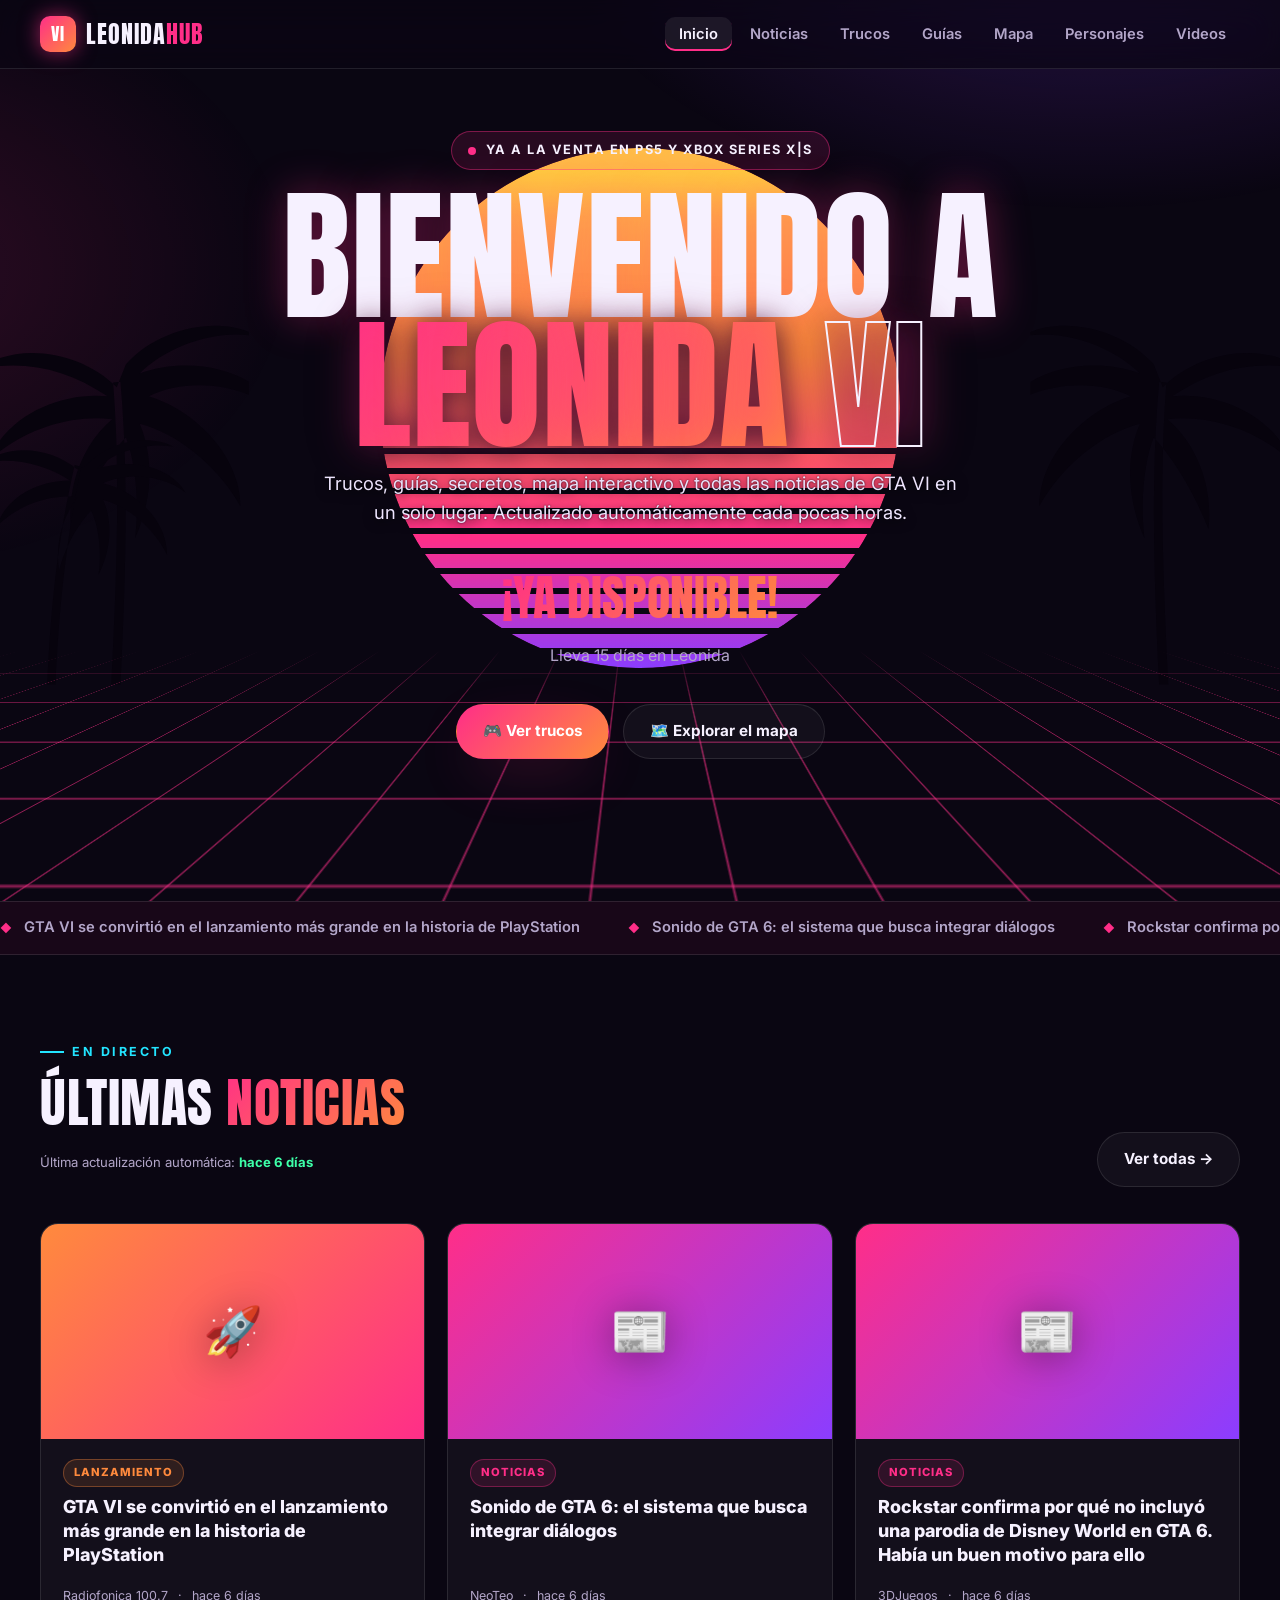
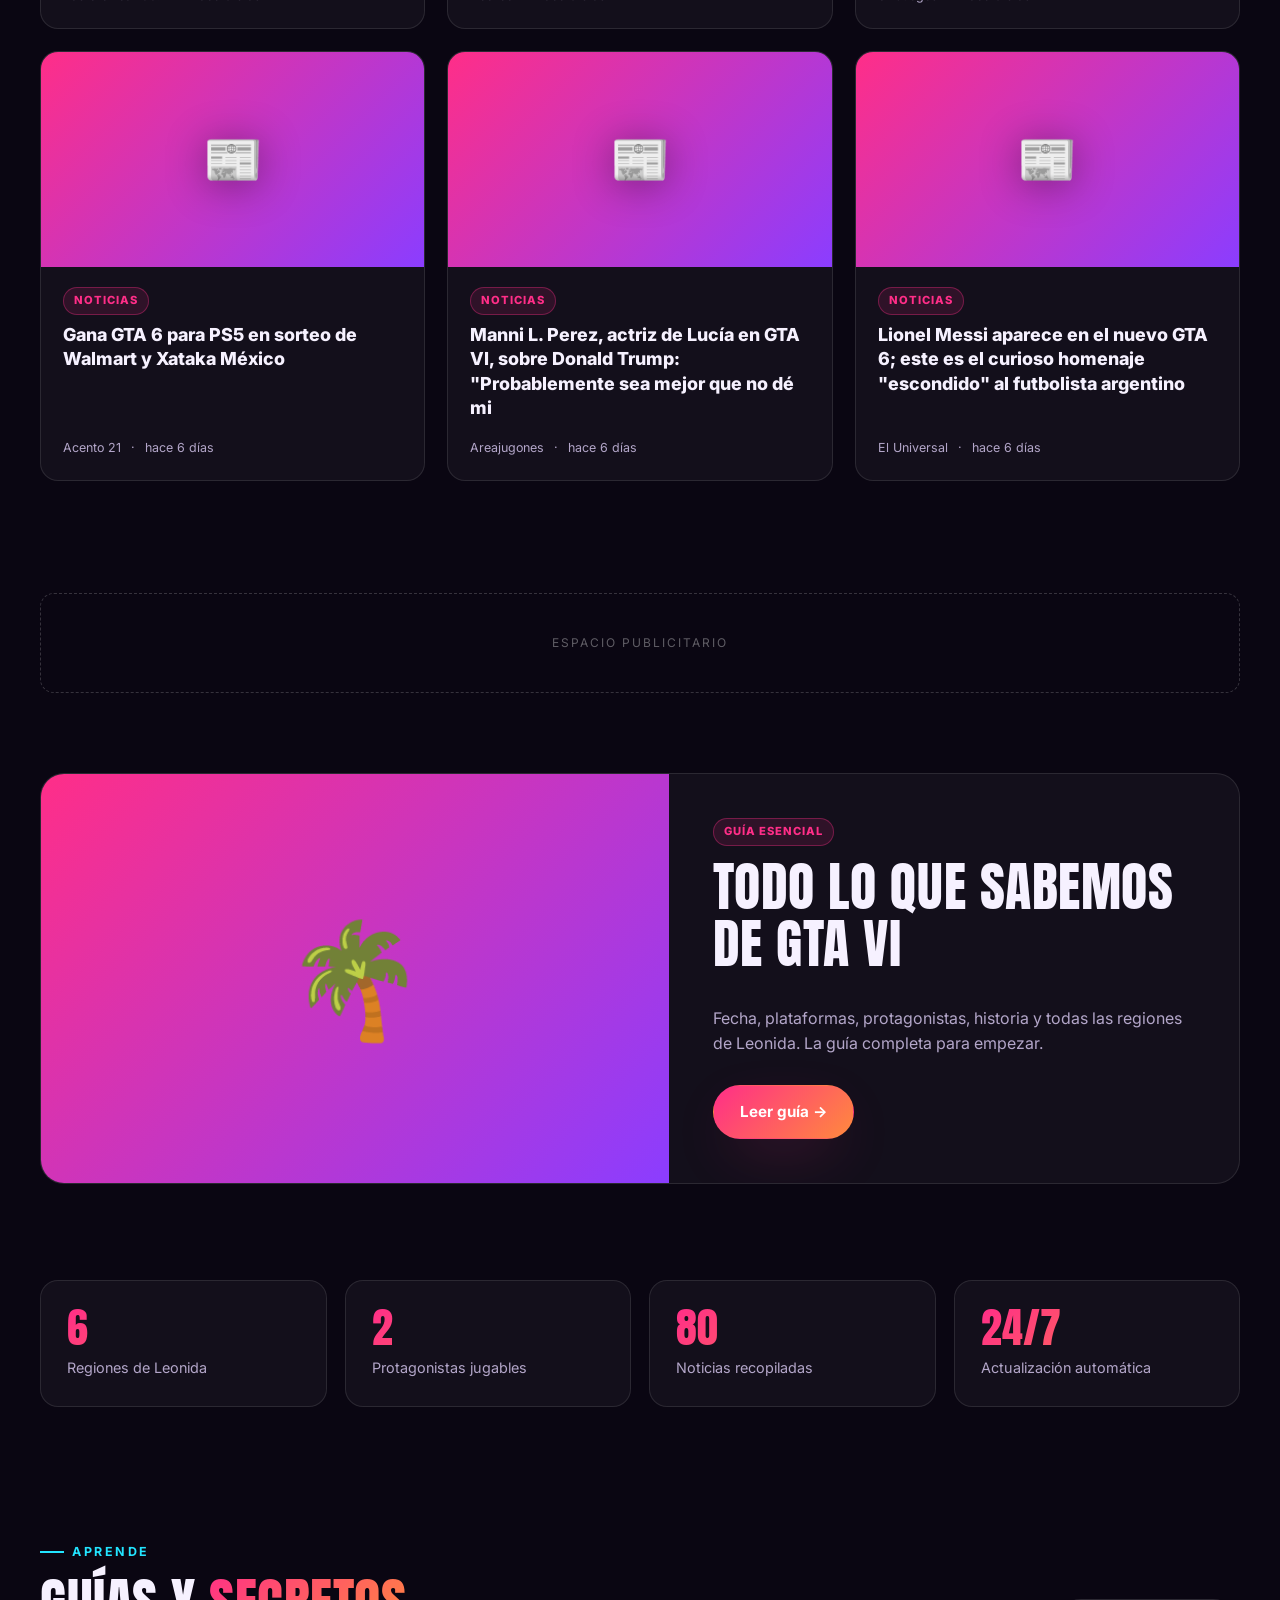
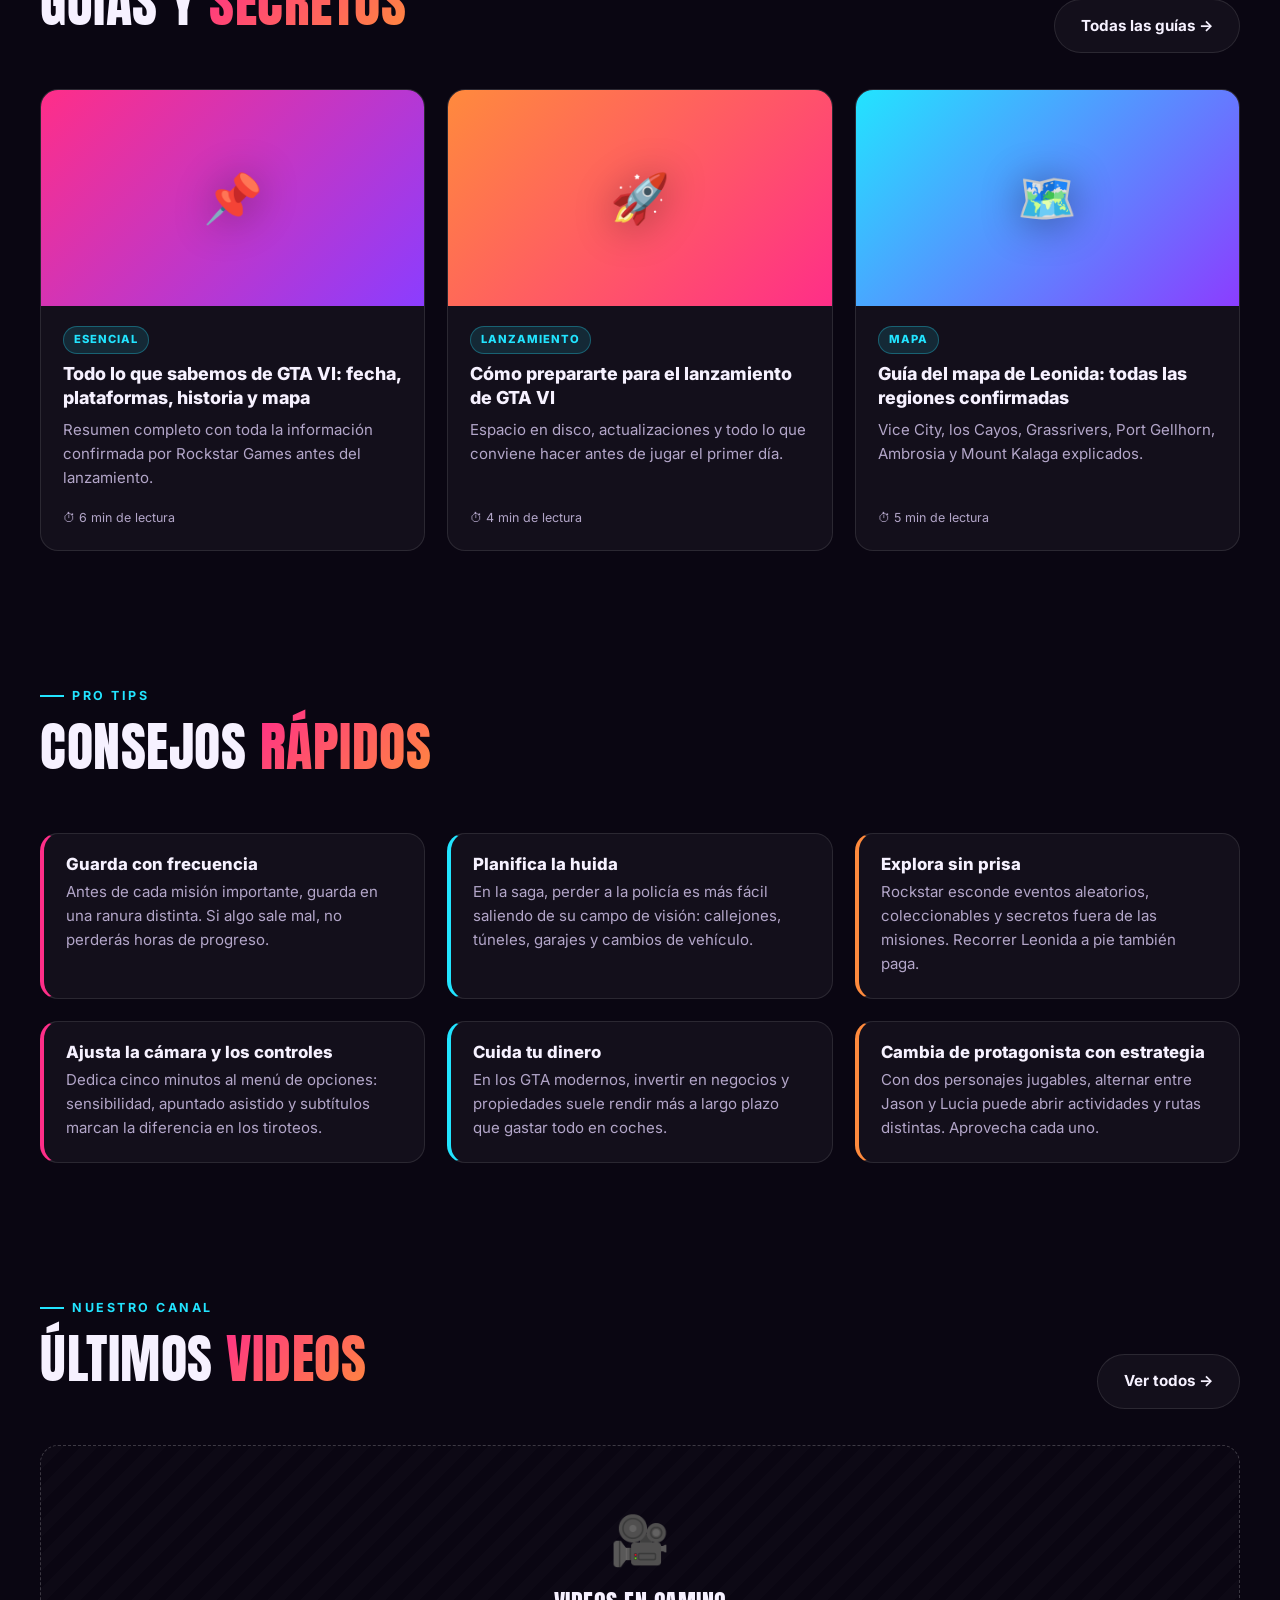
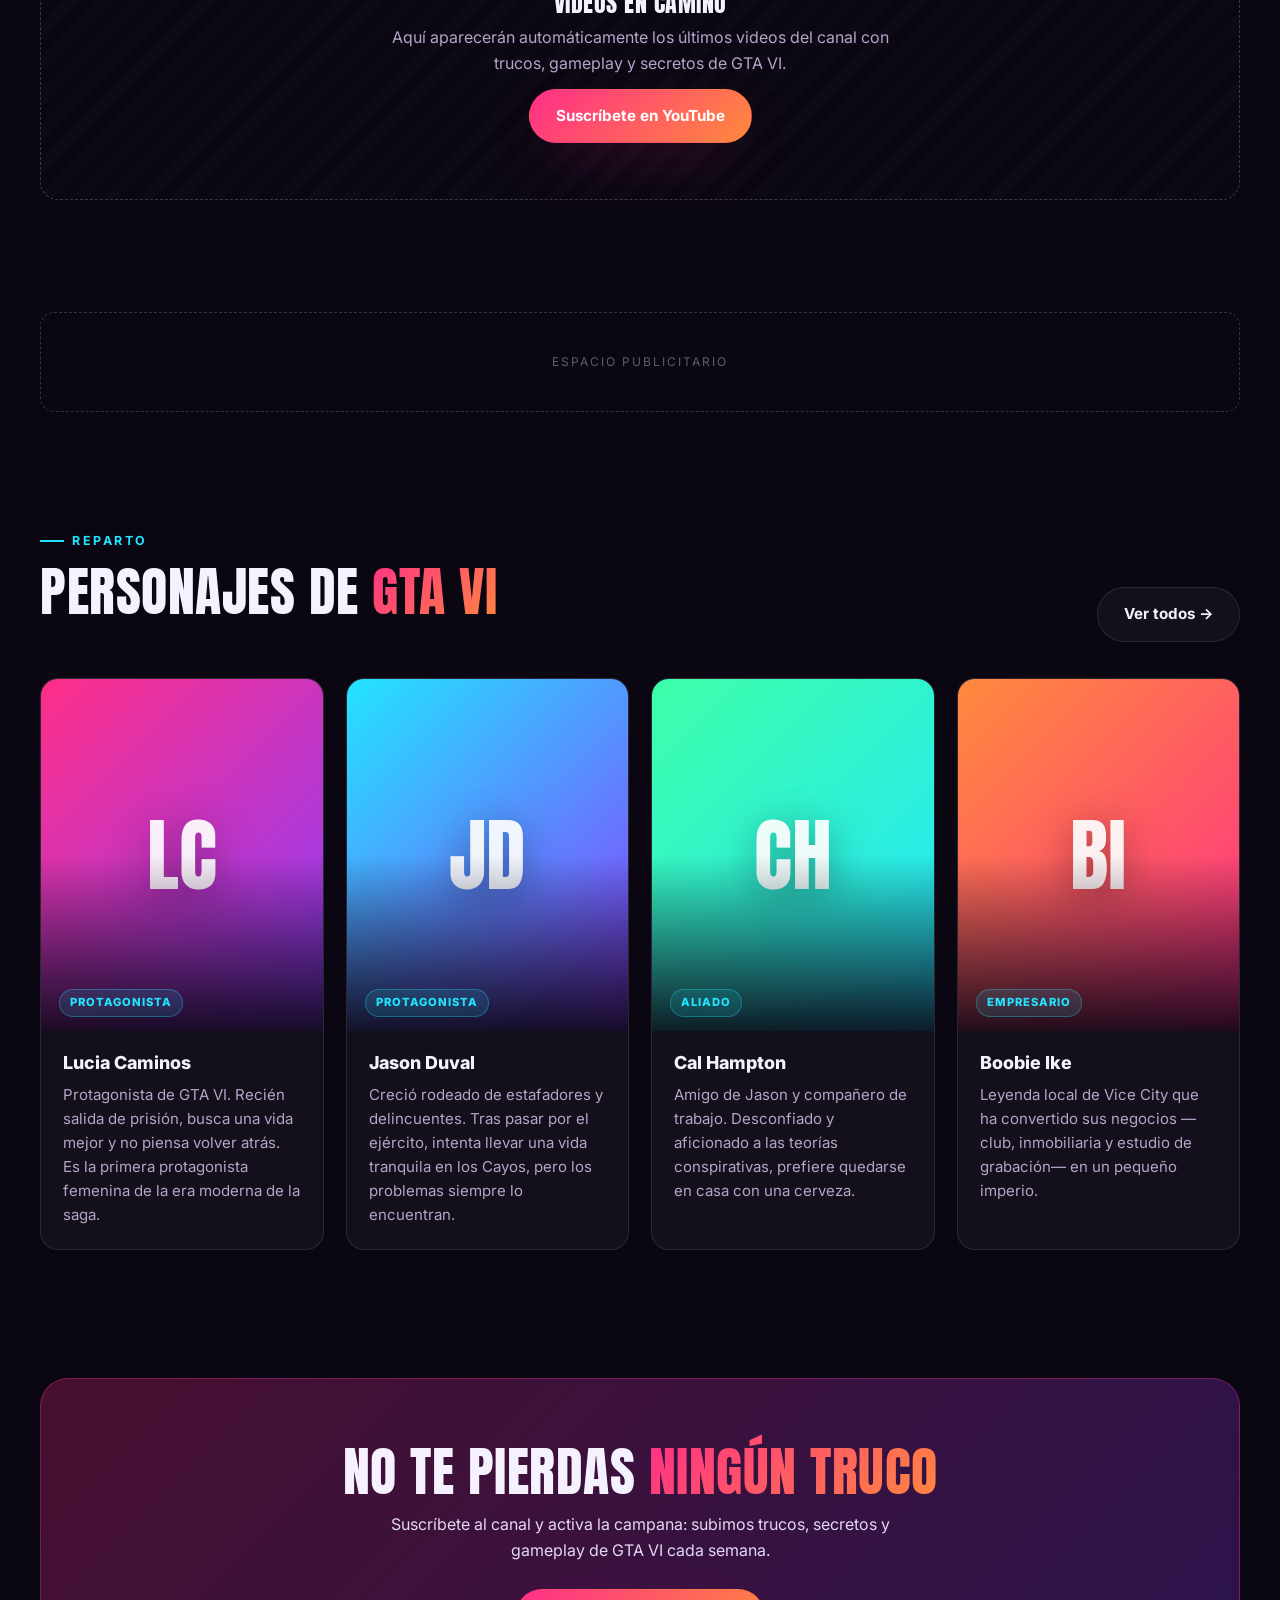
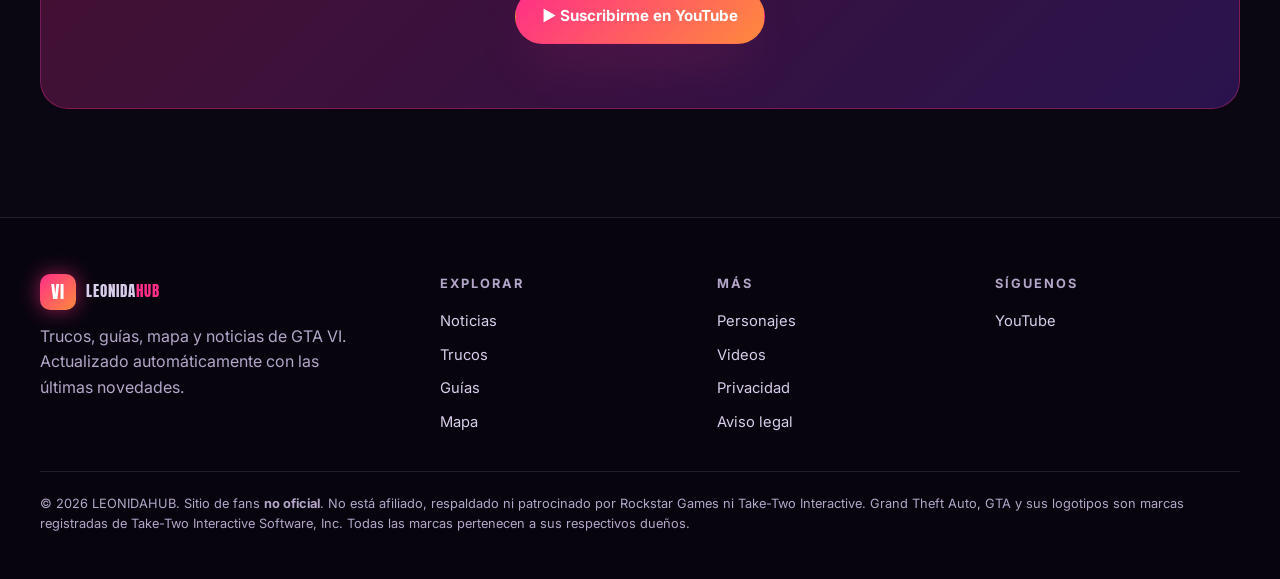
<file: index.html>
<!doctype html>
<html lang="es">
<head>
  <meta charset="utf-8">
  <meta name="viewport" content="width=device-width, initial-scale=1">
  <title>GTA VI: trucos, guías, mapa y noticias | Leonida Hub</title>
  <meta name="description" content="Todo sobre GTA 6: trucos, guías, mapa interactivo de Leonida y Vice City, personajes y las últimas noticias actualizadas automáticamente.">
  <meta name="keywords" content="GTA 6, GTA VI, trucos GTA 6, guía GTA 6, mapa GTA 6, Vice City, Leonida, Lucia, Jason">
  <meta property="og:type" content="website">
  <meta property="og:title" content="GTA VI: trucos, guías, mapa y noticias">
  <meta property="og:description" content="La guía de fans de GTA 6 que se actualiza sola.">
  <meta name="theme-color" content="#0a0612">
  <link rel="icon" href="data:image/svg+xml,%3Csvg xmlns='http://www.w3.org/2000/svg' viewBox='0 0 100 100'%3E%3Cdefs%3E%3ClinearGradient id='g' x1='0' y1='0' x2='1' y2='1'%3E%3Cstop offset='0' stop-color='%23ff2e88'/%3E%3Cstop offset='1' stop-color='%23ff8a3d'/%3E%3C/linearGradient%3E%3C/defs%3E%3Crect width='100' height='100' rx='22' fill='url(%23g)'/%3E%3Ctext x='50' y='68' font-size='52' text-anchor='middle' fill='white' font-family='Impact,sans-serif'%3EVI%3C/text%3E%3C/svg%3E">
  <link rel="preconnect" href="https://fonts.googleapis.com">
  <link rel="preconnect" href="https://fonts.gstatic.com" crossorigin>
  <link href="https://fonts.googleapis.com/css2?family=Anton&family=Inter:wght@400;600;700;800&display=swap" rel="stylesheet">
  <link rel="stylesheet" href="assets/css/styles.css">
  <script src="assets/js/config.js"></script>
  <script src="data/news.js"></script>
  <script src="data/videos.js"></script>
  <script src="data/contenido.js"></script>
  <script src="assets/js/main.js" defer></script>
</head>
<body>
  <header id="site-header"></header>

  <main>
    <!-- HERO -->
    <section class="hero">
      <div class="hero-bg" aria-hidden="true">
        <div class="sun"></div>
        <div class="palms">
          <svg class="p-left" viewBox="0 0 300 500" preserveAspectRatio="xMinYMax meet"><path d="M150 500c6-120 10-230 2-330l8-1c9 100 6 210 0 331zM156 175c-40-40-110-50-150-20 50-10 95 0 140 30-50-5-110 20-130 70 40-35 90-50 135-45-30 25-50 70-45 120 20-50 45-85 60-100 10 25 15 70 10 110 20-45 20-90 5-125 40 10 85 45 110 90 0-55-50-105-100-120 40-20 100-15 140 15-25-45-95-60-150-40 30-30 85-50 130-40-40-25-110-10-145 30z"/><path d="M80 500c4-90 12-160 30-240l7 2c-16 80-24 150-28 238zM113 265c-30-25-75-28-100-8 35-5 65 3 92 20-35 0-70 18-80 50 25-25 60-35 88-32-15 20-25 50-20 80 10-35 25-55 35-65 8 15 12 45 8 70 15-30 15-60 5-82 28 8 55 30 70 60 0-38-35-70-70-78 25-12 65-10 90 10-18-30-62-38-98-25 20-20 55-30 85-25-28-15-72-5-95 20z"/></svg>
          <svg class="p-right" viewBox="0 0 300 500" preserveAspectRatio="xMinYMax meet"><path d="M150 500c6-120 10-230 2-330l8-1c9 100 6 210 0 331zM156 175c-40-40-110-50-150-20 50-10 95 0 140 30-50-5-110 20-130 70 40-35 90-50 135-45-30 25-50 70-45 120 20-50 45-85 60-100 10 25 15 70 10 110 20-45 20-90 5-125 40 10 85 45 110 90 0-55-50-105-100-120 40-20 100-15 140 15-25-45-95-60-150-40 30-30 85-50 130-40-40-25-110-10-145 30z"/></svg>
        </div>
        <div class="grid-floor"></div>
      </div>
      <div class="container hero-content">
        <div class="badge-live" id="hero-badge"><i></i> Lanzamiento: 19 de noviembre de 2026</div>
        <h1>Bienvenido a<br><span class="grad-text">Leonida</span> <span class="outline">VI</span></h1>
        <p class="lead">Trucos, guías, secretos, mapa interactivo y todas las noticias de GTA VI en un solo lugar. Actualizado automáticamente cada pocas horas.</p>
        <div class="countdown" id="countdown" aria-live="polite"></div>
        <div class="hero-ctas">
          <a class="btn btn-primary" href="trucos.html">🎮 Ver trucos</a>
          <a class="btn btn-ghost" href="mapa.html">🗺️ Explorar el mapa</a>
        </div>
      </div>
    </section>

    <!-- TICKER -->
    <div class="ticker" aria-label="Últimas noticias"><div class="ticker-track" id="ticker"></div></div>

    <!-- ÚLTIMAS NOTICIAS -->
    <section class="section">
      <div class="container">
        <div class="section-head reveal">
          <div>
            <span class="eyebrow">En directo</span>
            <h2>Últimas <span class="grad-text">noticias</span></h2>
            <p class="updated-note js-updated"></p>
          </div>
          <a class="btn btn-ghost" href="noticias.html">Ver todas →</a>
        </div>
        <div class="grid grid-3" id="latest-news"></div>
      </div>
    </section>

    <div class="container"><div class="ad-slot" data-ad="horizontal"></div></div>

    <!-- DESTACADO -->
    <section class="section-sm">
      <div class="container">
        <a class="feature reveal" href="guias.html#todo-sobre-gta-6">
          <div class="feature-media bg-a"><span style="font-size:7rem">🌴</span></div>
          <div class="feature-body">
            <span class="tag pink">Guía esencial</span>
            <h2>Todo lo que sabemos de GTA VI</h2>
            <p style="color:var(--muted)">Fecha, plataformas, protagonistas, historia y todas las regiones de Leonida. La guía completa para empezar.</p>
            <span class="btn btn-primary" style="align-self:flex-start">Leer guía →</span>
          </div>
        </a>
      </div>
    </section>

    <!-- STATS -->
    <section class="section-sm">
      <div class="container stats">
        <div class="stat reveal"><b class="grad-text" data-count="6">0</b><span>Regiones de Leonida</span></div>
        <div class="stat reveal"><b class="grad-text" data-count="2">0</b><span>Protagonistas jugables</span></div>
        <div class="stat reveal"><b class="grad-text" id="stat-news">0</b><span>Noticias recopiladas</span></div>
        <div class="stat reveal"><b class="grad-text" data-count="24" data-suffix="/7">0</b><span>Actualización automática</span></div>
      </div>
    </section>

    <!-- GUÍAS -->
    <section class="section">
      <div class="container">
        <div class="section-head reveal">
          <div><span class="eyebrow">Aprende</span><h2>Guías y <span class="grad-text">secretos</span></h2></div>
          <a class="btn btn-ghost" href="guias.html">Todas las guías →</a>
        </div>
        <div class="grid grid-3" data-guides="3"></div>
      </div>
    </section>

    <!-- CONSEJOS -->
    <section class="section-sm">
      <div class="container">
        <div class="section-head reveal"><div><span class="eyebrow">Pro tips</span><h2>Consejos <span class="grad-text">rápidos</span></h2></div></div>
        <div class="grid grid-3" data-tips="6"></div>
      </div>
    </section>

    <!-- VIDEOS -->
    <section class="section">
      <div class="container">
        <div class="section-head reveal">
          <div><span class="eyebrow">Nuestro canal</span><h2>Últimos <span class="grad-text">videos</span></h2></div>
          <a class="btn btn-ghost" href="videos.html">Ver todos →</a>
        </div>
        <div class="grid grid-3" data-videos="3"></div>
      </div>
    </section>

    <div class="container"><div class="ad-slot" data-ad="horizontal"></div></div>

    <!-- PERSONAJES -->
    <section class="section">
      <div class="container">
        <div class="section-head reveal">
          <div><span class="eyebrow">Reparto</span><h2>Personajes de <span class="grad-text">GTA VI</span></h2></div>
          <a class="btn btn-ghost" href="personajes.html">Ver todos →</a>
        </div>
        <div class="grid grid-4" data-characters="4"></div>
      </div>
    </section>

    <!-- CTA -->
    <section class="section-sm">
      <div class="container">
        <div class="cta-band reveal">
          <h2>No te pierdas <span class="grad-text">ningún truco</span></h2>
          <p>Suscríbete al canal y activa la campana: subimos trucos, secretos y gameplay de GTA VI cada semana.</p>
          <a class="btn btn-primary js-yt" href="#" target="_blank" rel="noopener">▶ Suscribirme en YouTube</a>
        </div>
      </div>
    </section>
  </main>

  <footer id="site-footer"></footer>
  <script>document.querySelectorAll(".js-yt").forEach(function(a){a.href=(window.SITE_CONFIG||{}).youtubeUrl||"#";});</script>
</body>
</html>
</file>
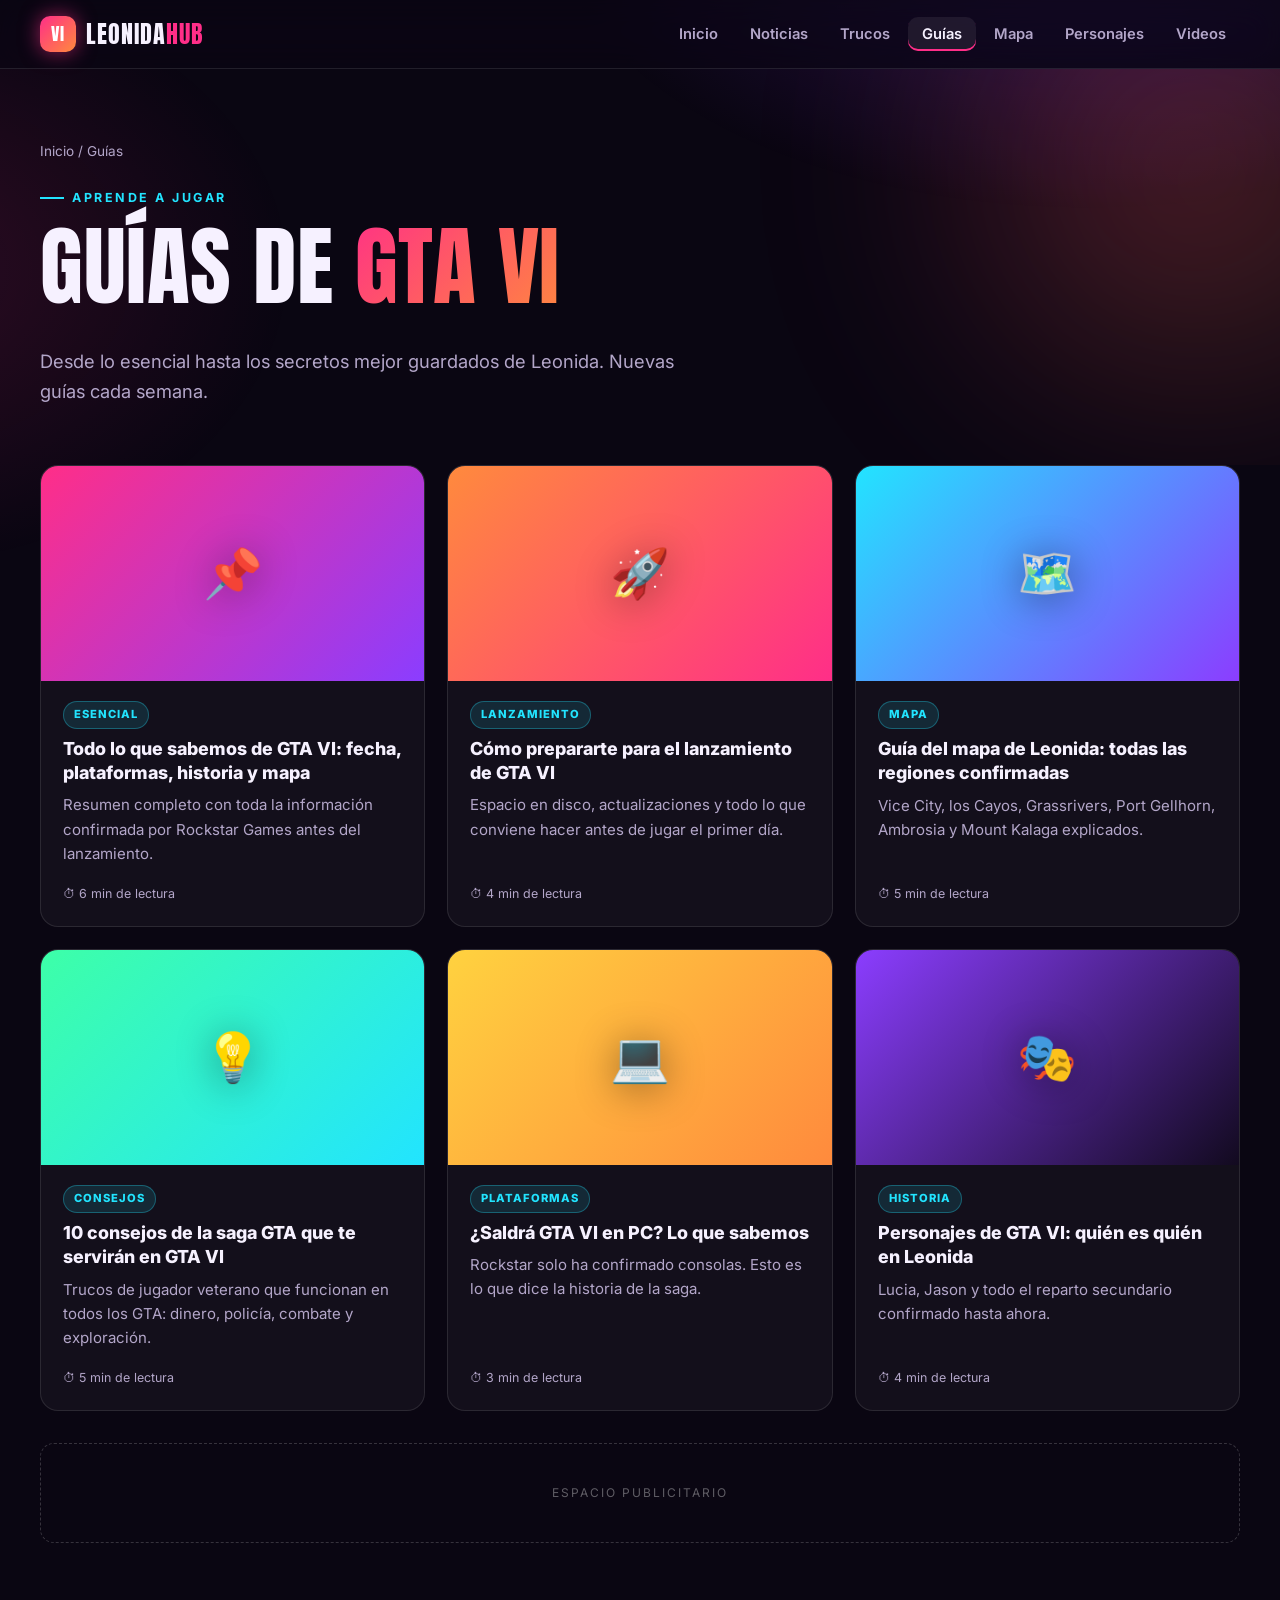
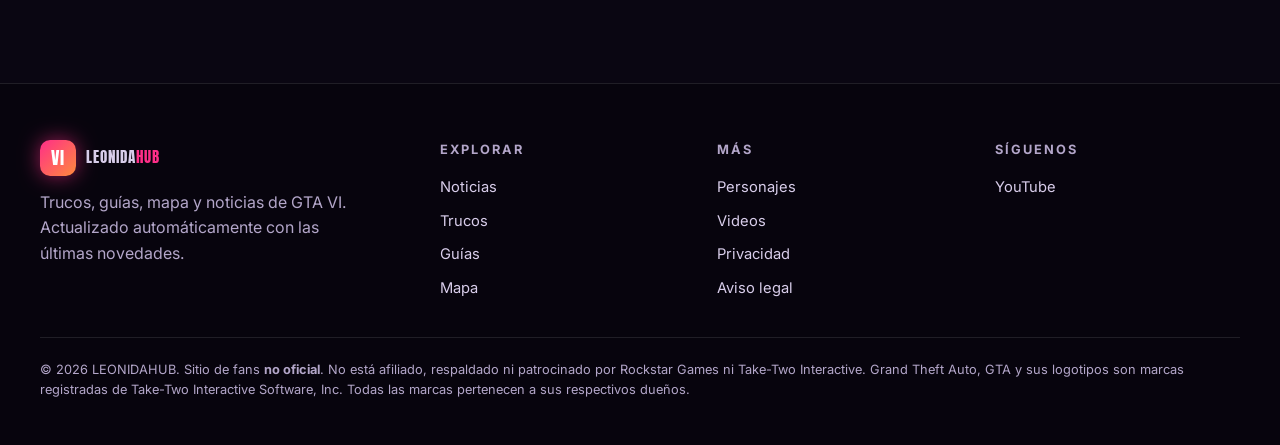
<file: guias.html>
<!doctype html>
<html lang="es">
<head>
  <meta charset="utf-8">
  <meta name="viewport" content="width=device-width, initial-scale=1">
  <title>Guías de GTA 6: consejos, secretos y lanzamiento | Leonida Hub</title>
  <meta name="description" content="Guías de GTA VI: todo lo que sabemos, cómo prepararte para el lanzamiento, mapa de Leonida, personajes y consejos de la saga.">
  <meta name="theme-color" content="#0a0612">
  <link rel="icon" href="data:image/svg+xml,%3Csvg xmlns='http://www.w3.org/2000/svg' viewBox='0 0 100 100'%3E%3Crect width='100' height='100' rx='22' fill='%23ff2e88'/%3E%3Ctext x='50' y='68' font-size='52' text-anchor='middle' fill='white' font-family='Impact,sans-serif'%3EVI%3C/text%3E%3C/svg%3E">
  <link rel="preconnect" href="https://fonts.googleapis.com">
  <link rel="preconnect" href="https://fonts.gstatic.com" crossorigin>
  <link href="https://fonts.googleapis.com/css2?family=Anton&family=Inter:wght@400;600;700;800&display=swap" rel="stylesheet">
  <link rel="stylesheet" href="assets/css/styles.css">
  <script src="assets/js/config.js"></script>
  <script src="data/news.js"></script>
  <script src="data/videos.js"></script>
  <script src="data/contenido.js"></script>
  <script src="assets/js/main.js" defer></script>
</head>
<body>
  <header id="site-header"></header>
  <main>
    <section class="page-hero">
      <div class="container">
        <div class="breadcrumbs"><a href="index.html">Inicio</a> / Guías</div>
        <span class="eyebrow">Aprende a jugar</span>
        <h1>Guías de <span class="grad-text">GTA VI</span></h1>
        <p class="lead">Desde lo esencial hasta los secretos mejor guardados de Leonida. Nuevas guías cada semana.</p>
      </div>
    </section>
    <section class="section-sm" style="padding-top:0">
      <div class="container">
        <div class="grid grid-3" data-guides></div>
        <div class="ad-slot" data-ad="horizontal"></div>
      </div>
    </section>
  </main>
  <div class="modal" id="guide-modal" role="dialog" aria-modal="true">
    <div class="modal-inner">
      <button class="modal-close" aria-label="Cerrar">✕</button>
      <div class="modal-content"></div>
    </div>
  </div>
  <footer id="site-footer"></footer>
</body>
</html>
</file>
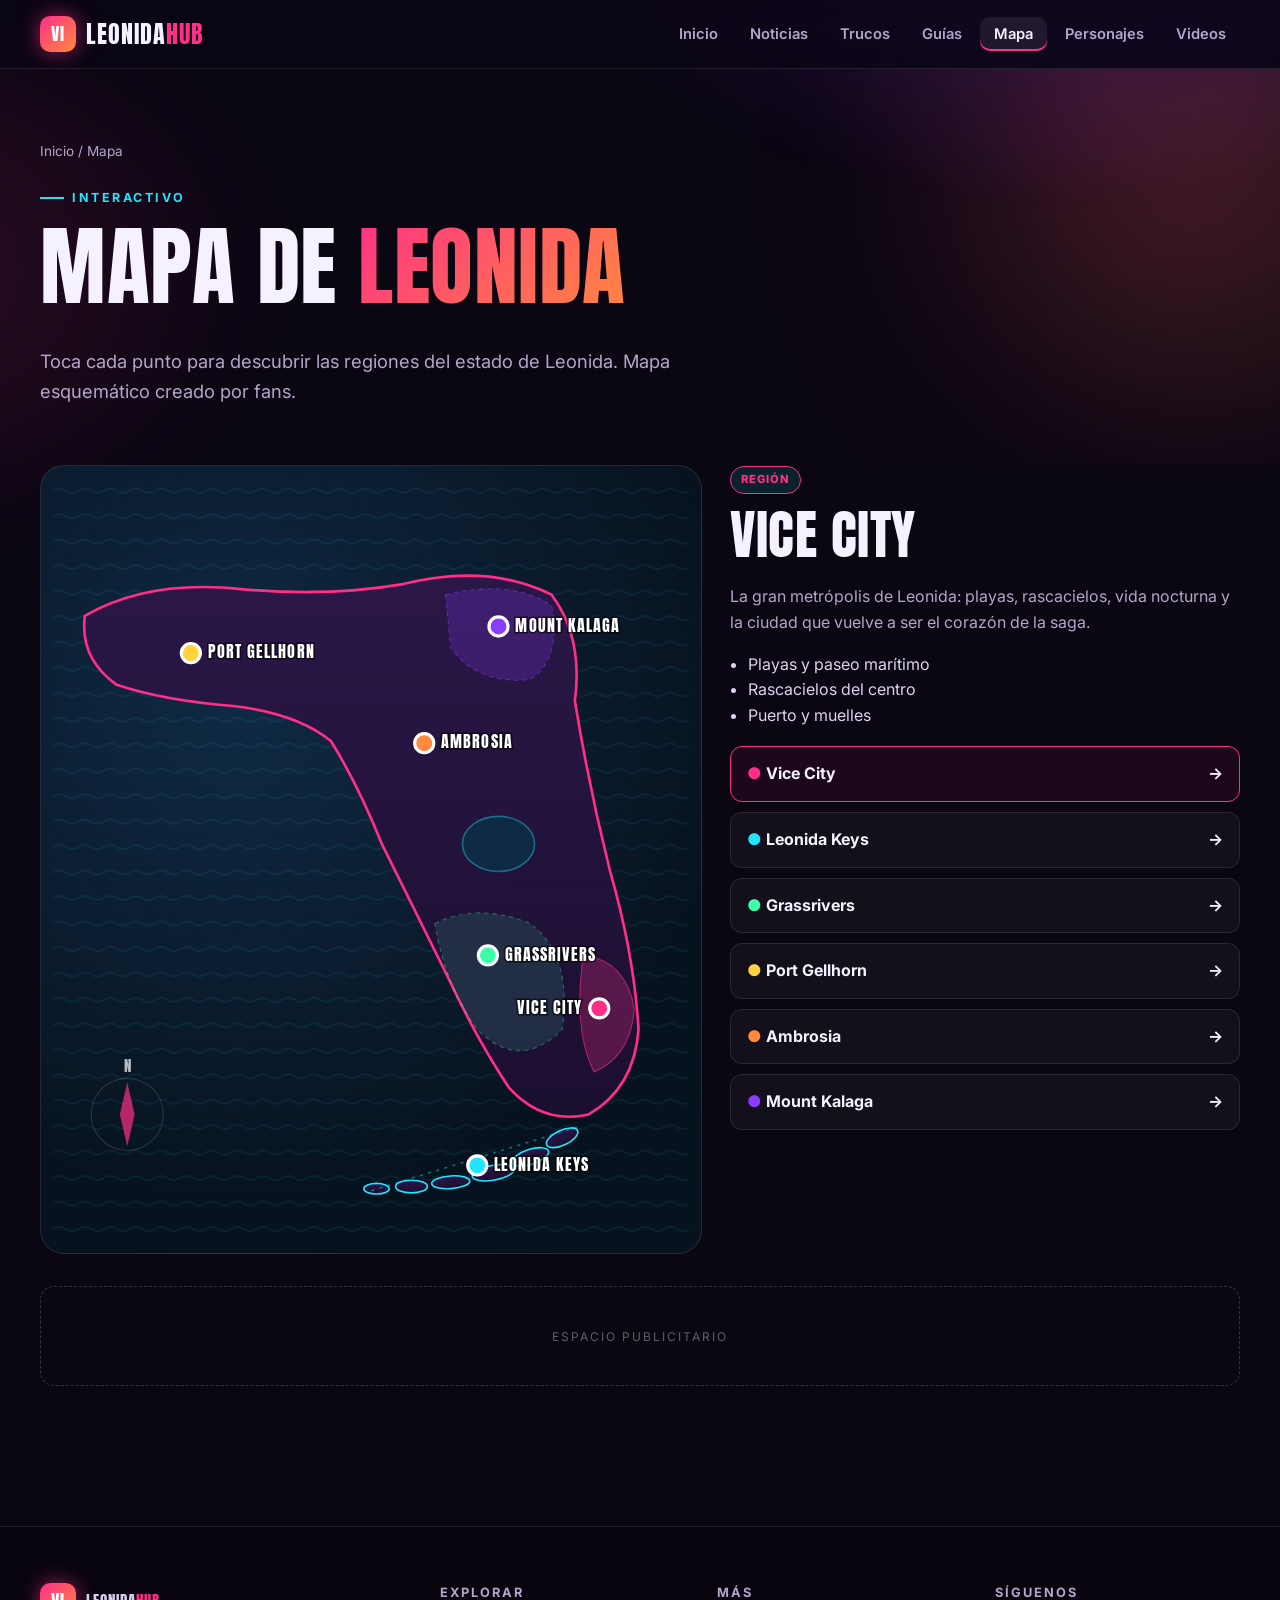
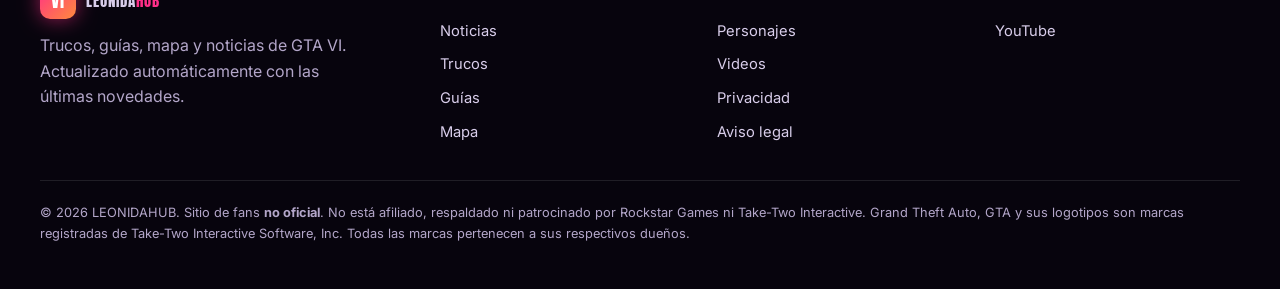
<file: mapa.html>
<!doctype html>
<html lang="es">
<head>
  <meta charset="utf-8">
  <meta name="viewport" content="width=device-width, initial-scale=1">
  <title>Mapa de GTA 6: Leonida y Vice City interactivo | Leonida Hub</title>
  <meta name="description" content="Mapa interactivo de GTA VI con todas las regiones de Leonida: Vice City, Leonida Keys, Grassrivers, Port Gellhorn, Ambrosia y Mount Kalaga.">
  <meta name="theme-color" content="#0a0612">
  <link rel="icon" href="data:image/svg+xml,%3Csvg xmlns='http://www.w3.org/2000/svg' viewBox='0 0 100 100'%3E%3Crect width='100' height='100' rx='22' fill='%23ff2e88'/%3E%3Ctext x='50' y='68' font-size='52' text-anchor='middle' fill='white' font-family='Impact,sans-serif'%3EVI%3C/text%3E%3C/svg%3E">
  <link rel="preconnect" href="https://fonts.googleapis.com">
  <link rel="preconnect" href="https://fonts.gstatic.com" crossorigin>
  <link href="https://fonts.googleapis.com/css2?family=Anton&family=Inter:wght@400;600;700;800&display=swap" rel="stylesheet">
  <link rel="stylesheet" href="assets/css/styles.css">
  <script src="assets/js/config.js"></script>
  <script src="data/news.js"></script>
  <script src="data/videos.js"></script>
  <script src="data/contenido.js"></script>
  <script src="assets/js/main.js" defer></script>
</head>
<body>
  <header id="site-header"></header>
  <main>
    <section class="page-hero">
      <div class="container">
        <div class="breadcrumbs"><a href="index.html">Inicio</a> / Mapa</div>
        <span class="eyebrow">Interactivo</span>
        <h1>Mapa de <span class="grad-text">Leonida</span></h1>
        <p class="lead">Toca cada punto para descubrir las regiones del estado de Leonida. Mapa esquemático creado por fans.</p>
      </div>
    </section>
    <section class="section-sm" style="padding-top:0">
      <div class="container map-wrap">
        <div class="map-box">
          <svg id="leonida-map" viewBox="0 0 600 720" role="img" aria-label="Mapa esquemático de Leonida">
            <defs>
              <linearGradient id="land" x1="0" y1="0" x2="0" y2="1">
                <stop offset="0" stop-color="#2a1747"/>
                <stop offset="1" stop-color="#1b0f30"/>
              </linearGradient>
              <pattern id="water" width="24" height="24" patternUnits="userSpaceOnUse">
                <path d="M0 12 Q6 8 12 12 T24 12" fill="none" stroke="rgba(34,228,255,.08)" stroke-width="1.5"/>
              </pattern>
            </defs>
            <rect width="600" height="720" fill="url(#water)"/>
            <!-- Tierra firme -->
            <path class="map-region" fill="url(#land)" stroke="#ff2e88" stroke-width="2.5" stroke-linejoin="round"
              d="M30 130 Q90 95 180 105 Q260 112 330 100 Q410 80 470 110 Q500 150 492 210 Q505 290 525 370 Q548 450 552 520 Q548 575 505 600 Q462 610 430 575 Q400 530 372 470 Q342 410 310 345 Q288 290 262 248 Q230 222 170 215 Q105 210 60 195 Q25 170 30 130 Z"/>
            <!-- Lago interior -->
            <ellipse cx="420" cy="345" rx="34" ry="26" fill="#0f2a44" stroke="rgba(34,228,255,.4)" stroke-width="1.5"/>
            <!-- Zona de humedales -->
            <path d="M360 420 Q400 400 450 420 Q490 450 480 520 Q440 560 400 520 Q370 480 360 420 Z" fill="rgba(61,255,168,.12)" stroke="rgba(61,255,168,.35)" stroke-dasharray="4 4"/>
            <!-- Ciudad -->
            <path d="M500 450 Q540 455 548 500 Q545 545 510 560 Q490 520 500 450 Z" fill="rgba(255,46,136,.25)" stroke="rgba(255,46,136,.6)"/>
            <!-- Bosque norte -->
            <path d="M370 110 Q430 95 470 120 Q480 170 450 190 Q400 195 375 160 Z" fill="rgba(139,61,255,.22)" stroke="rgba(139,61,255,.5)" stroke-dasharray="4 4"/>
            <!-- Cayos -->
            <g fill="url(#land)" stroke="#22e4ff" stroke-width="1.5">
              <ellipse cx="480" cy="622" rx="16" ry="7" transform="rotate(-25 480 622)"/>
              <ellipse cx="450" cy="640" rx="18" ry="7" transform="rotate(-18 450 640)"/>
              <ellipse cx="415" cy="655" rx="20" ry="7" transform="rotate(-10 415 655)"/>
              <ellipse cx="375" cy="664" rx="18" ry="6" transform="rotate(-4 375 664)"/>
              <ellipse cx="338" cy="668" rx="15" ry="6"/>
              <ellipse cx="305" cy="670" rx="12" ry="5"/>
            </g>
            <path d="M494 612 L300 672" stroke="rgba(34,228,255,.4)" stroke-width="1.5" stroke-dasharray="3 5" fill="none"/>
            <!-- Rosa de los vientos -->
            <g transform="translate(70 600)" opacity=".7">
              <circle r="34" fill="none" stroke="rgba(255,255,255,.2)"/>
              <path d="M0 -30 L7 0 L0 30 L-7 0 Z" fill="#ff2e88"/>
              <text y="-40" text-anchor="middle" fill="#fff" font-size="14" font-family="Anton">N</text>
            </g>
            <g id="map-pins"></g>
          </svg>
        </div>
        <aside class="region-info">
          <div id="region-detail"></div>
          <div class="region-list" id="region-list"></div>
        </aside>
      </div>
      <div class="container"><div class="ad-slot" data-ad="horizontal"></div></div>
    </section>
  </main>
  <footer id="site-footer"></footer>
</body>
</html>
</file>
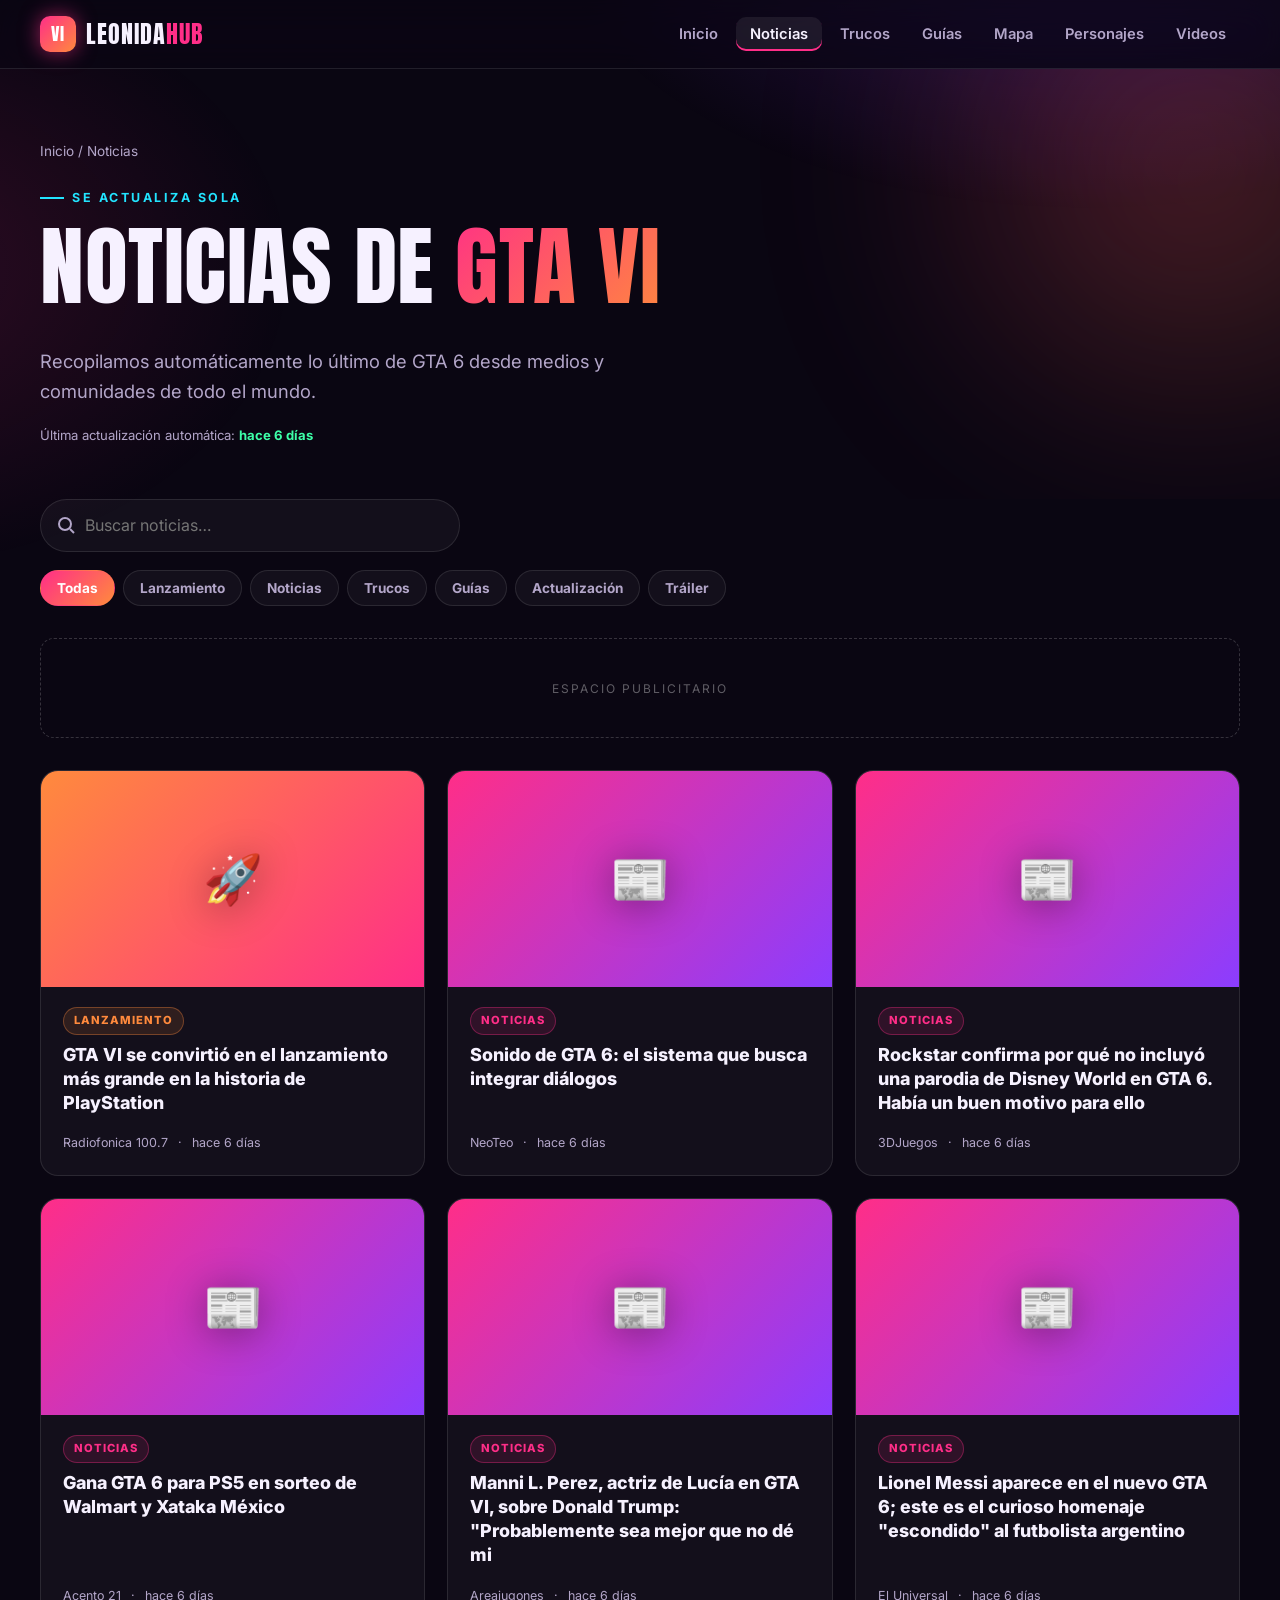
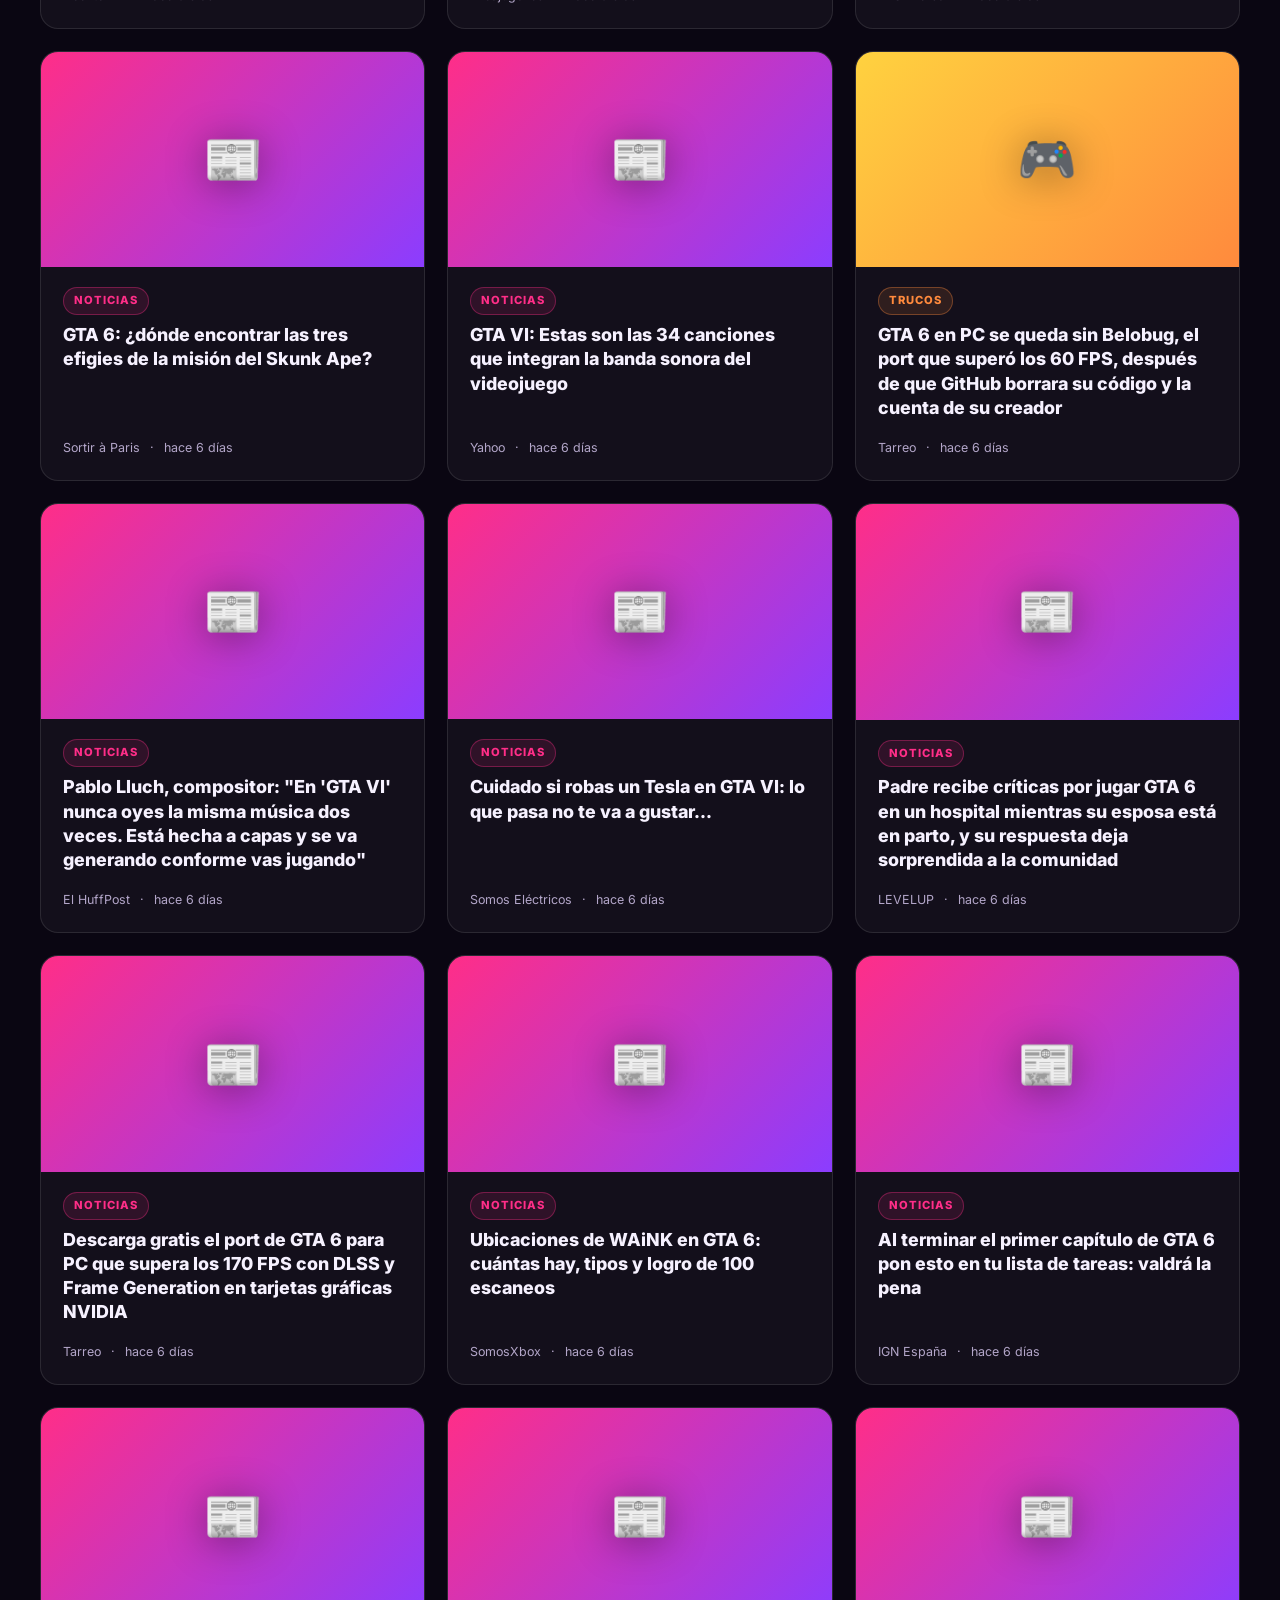
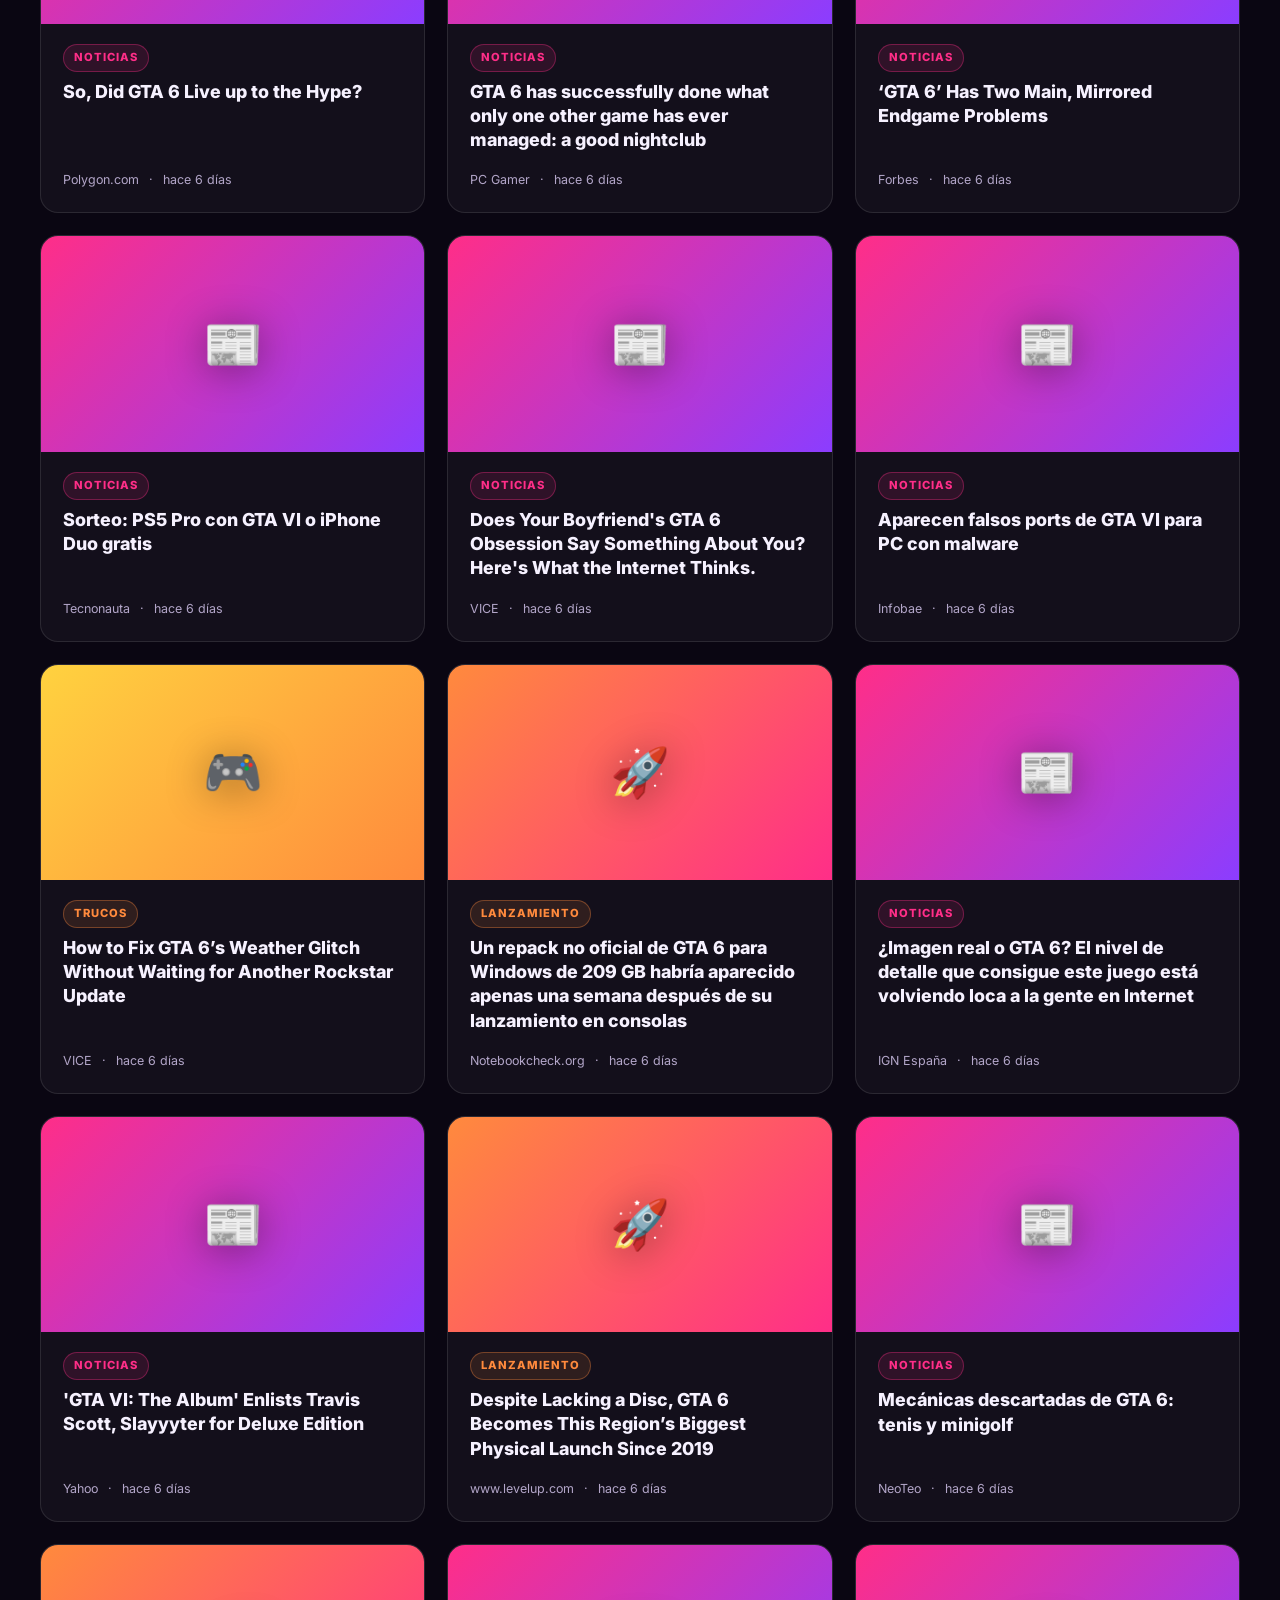
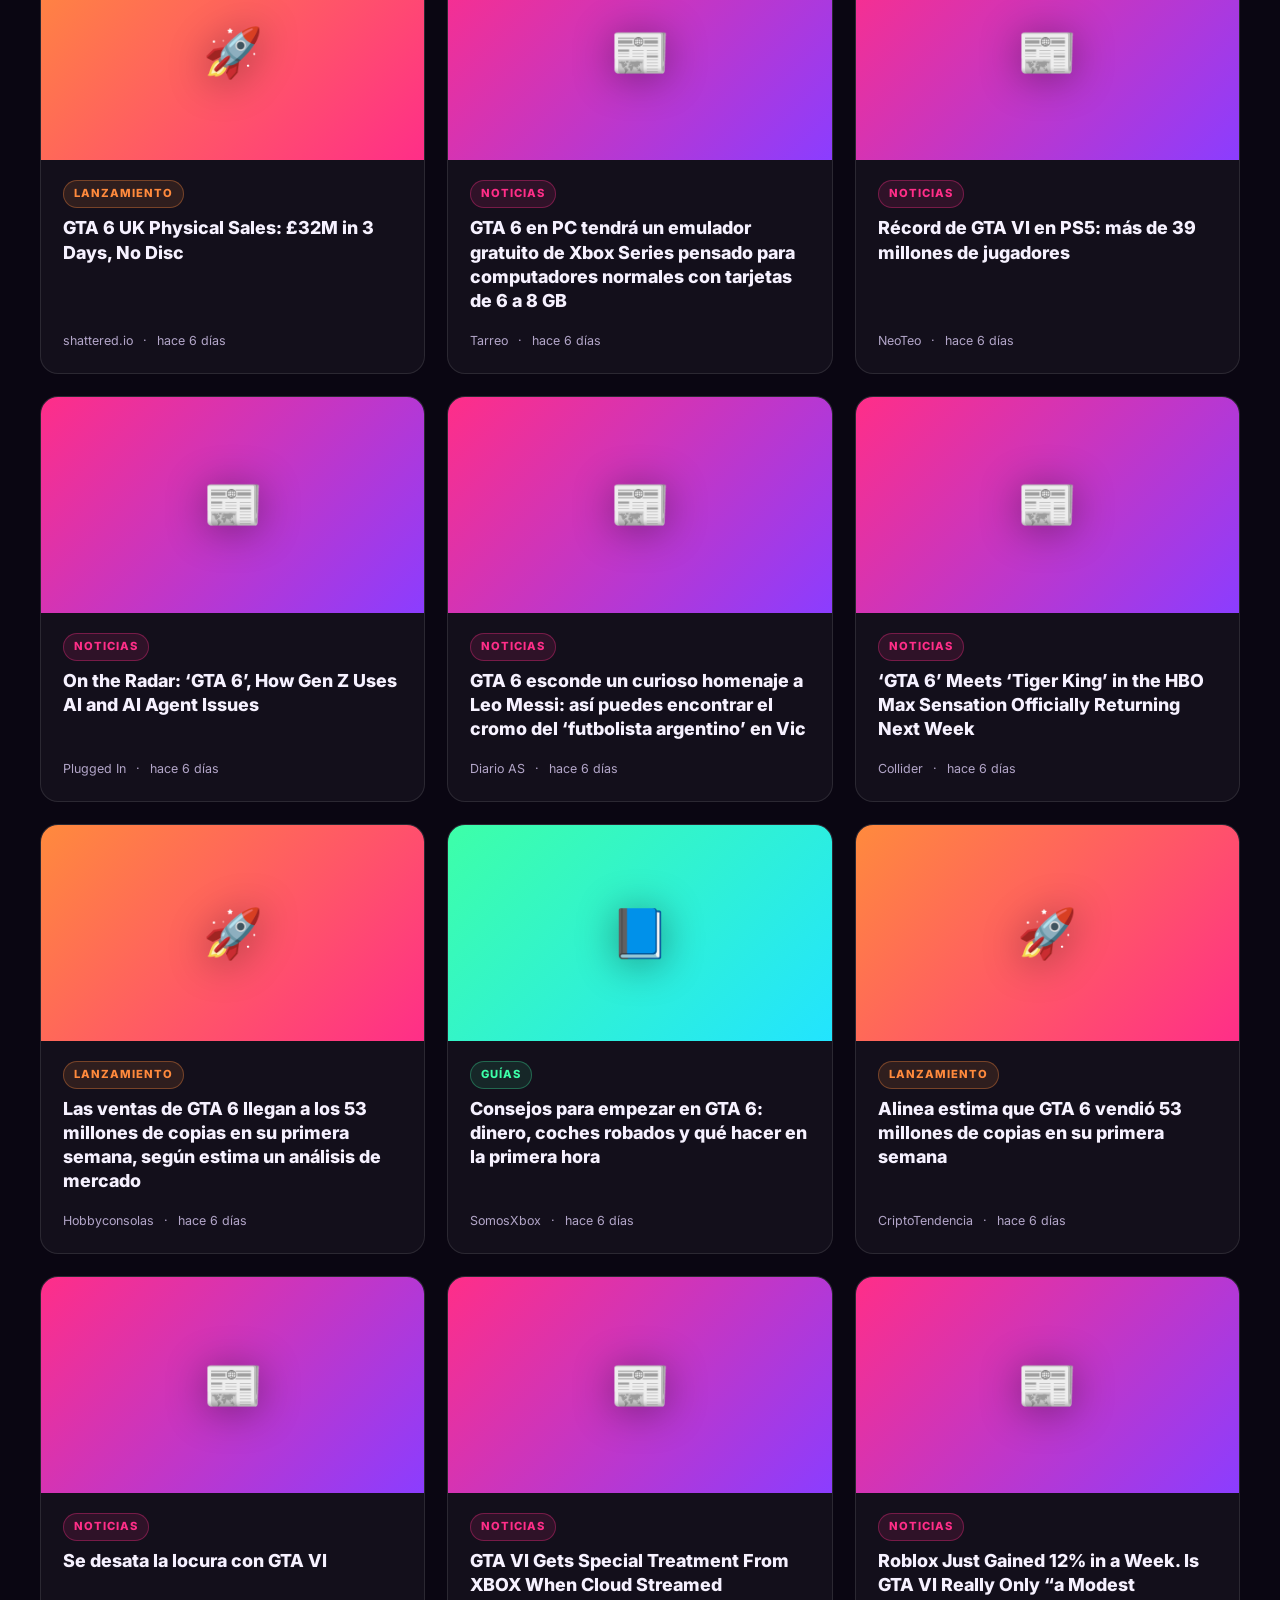
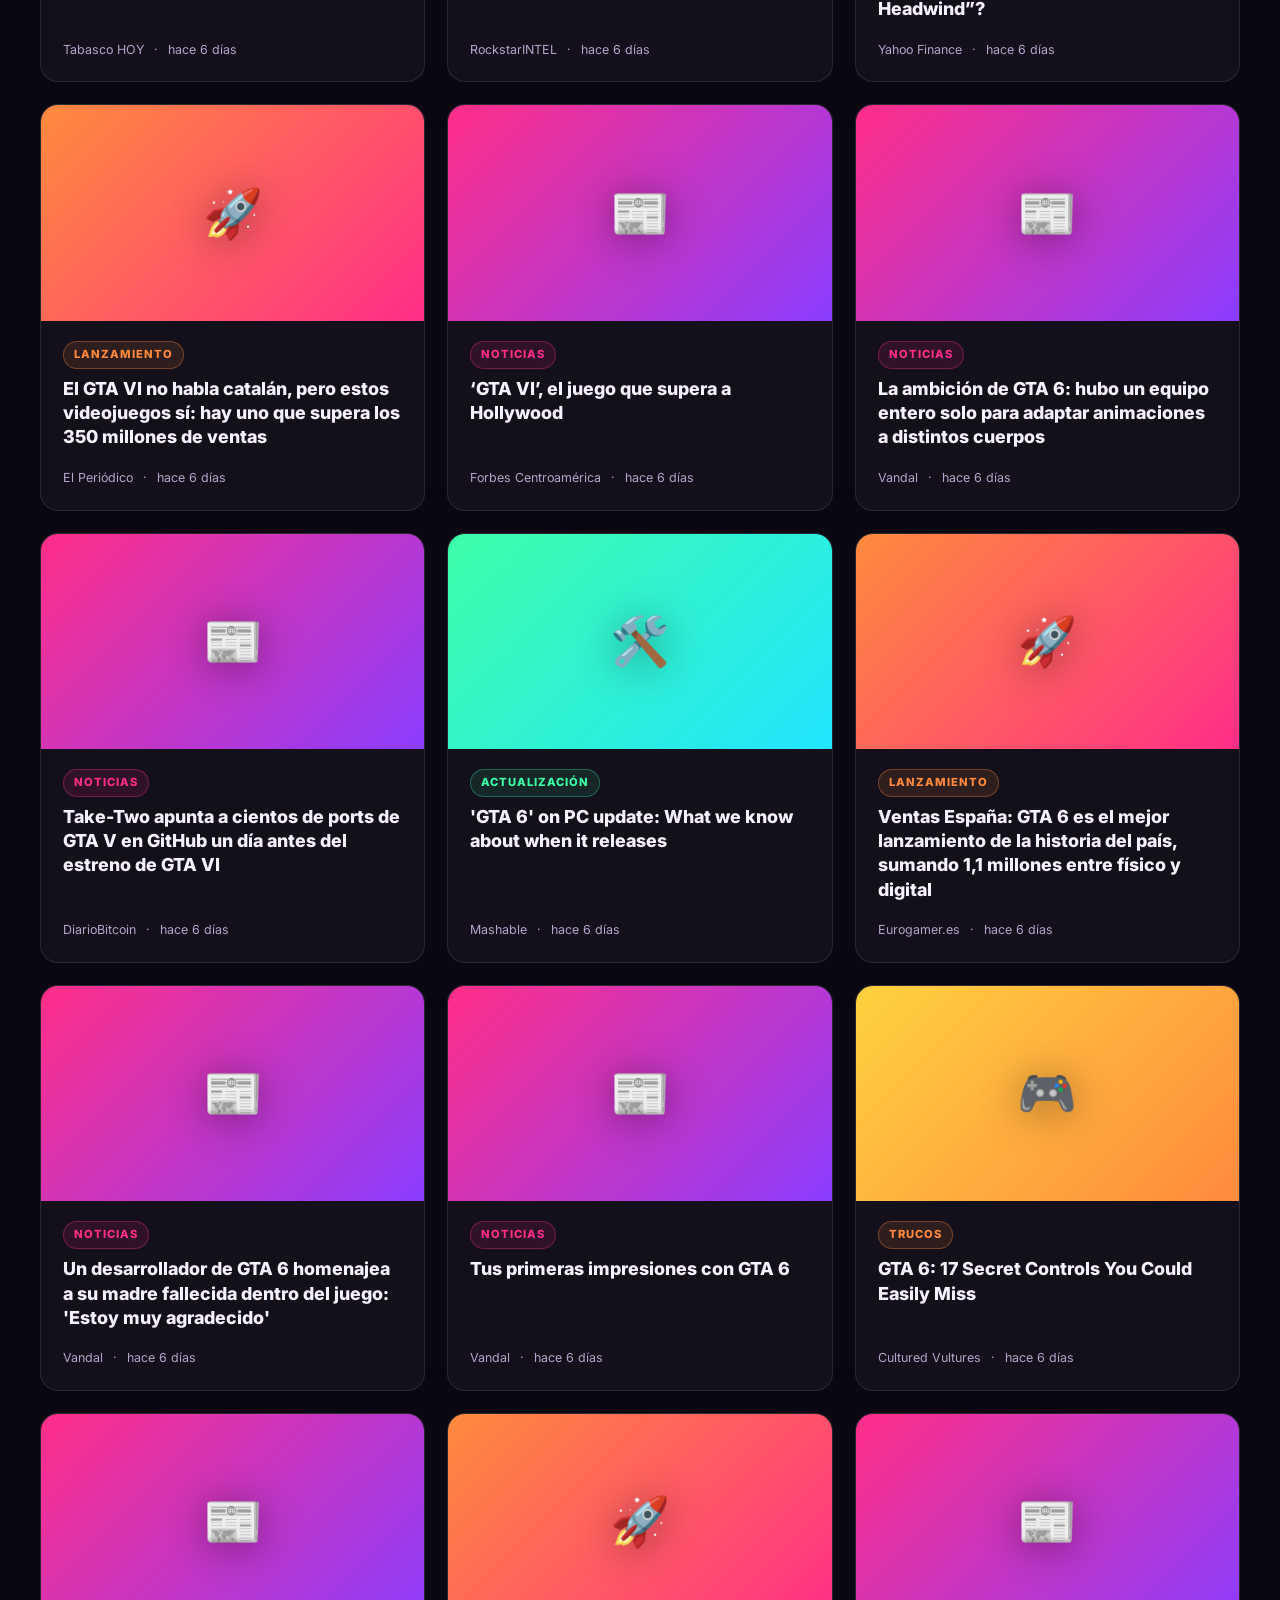
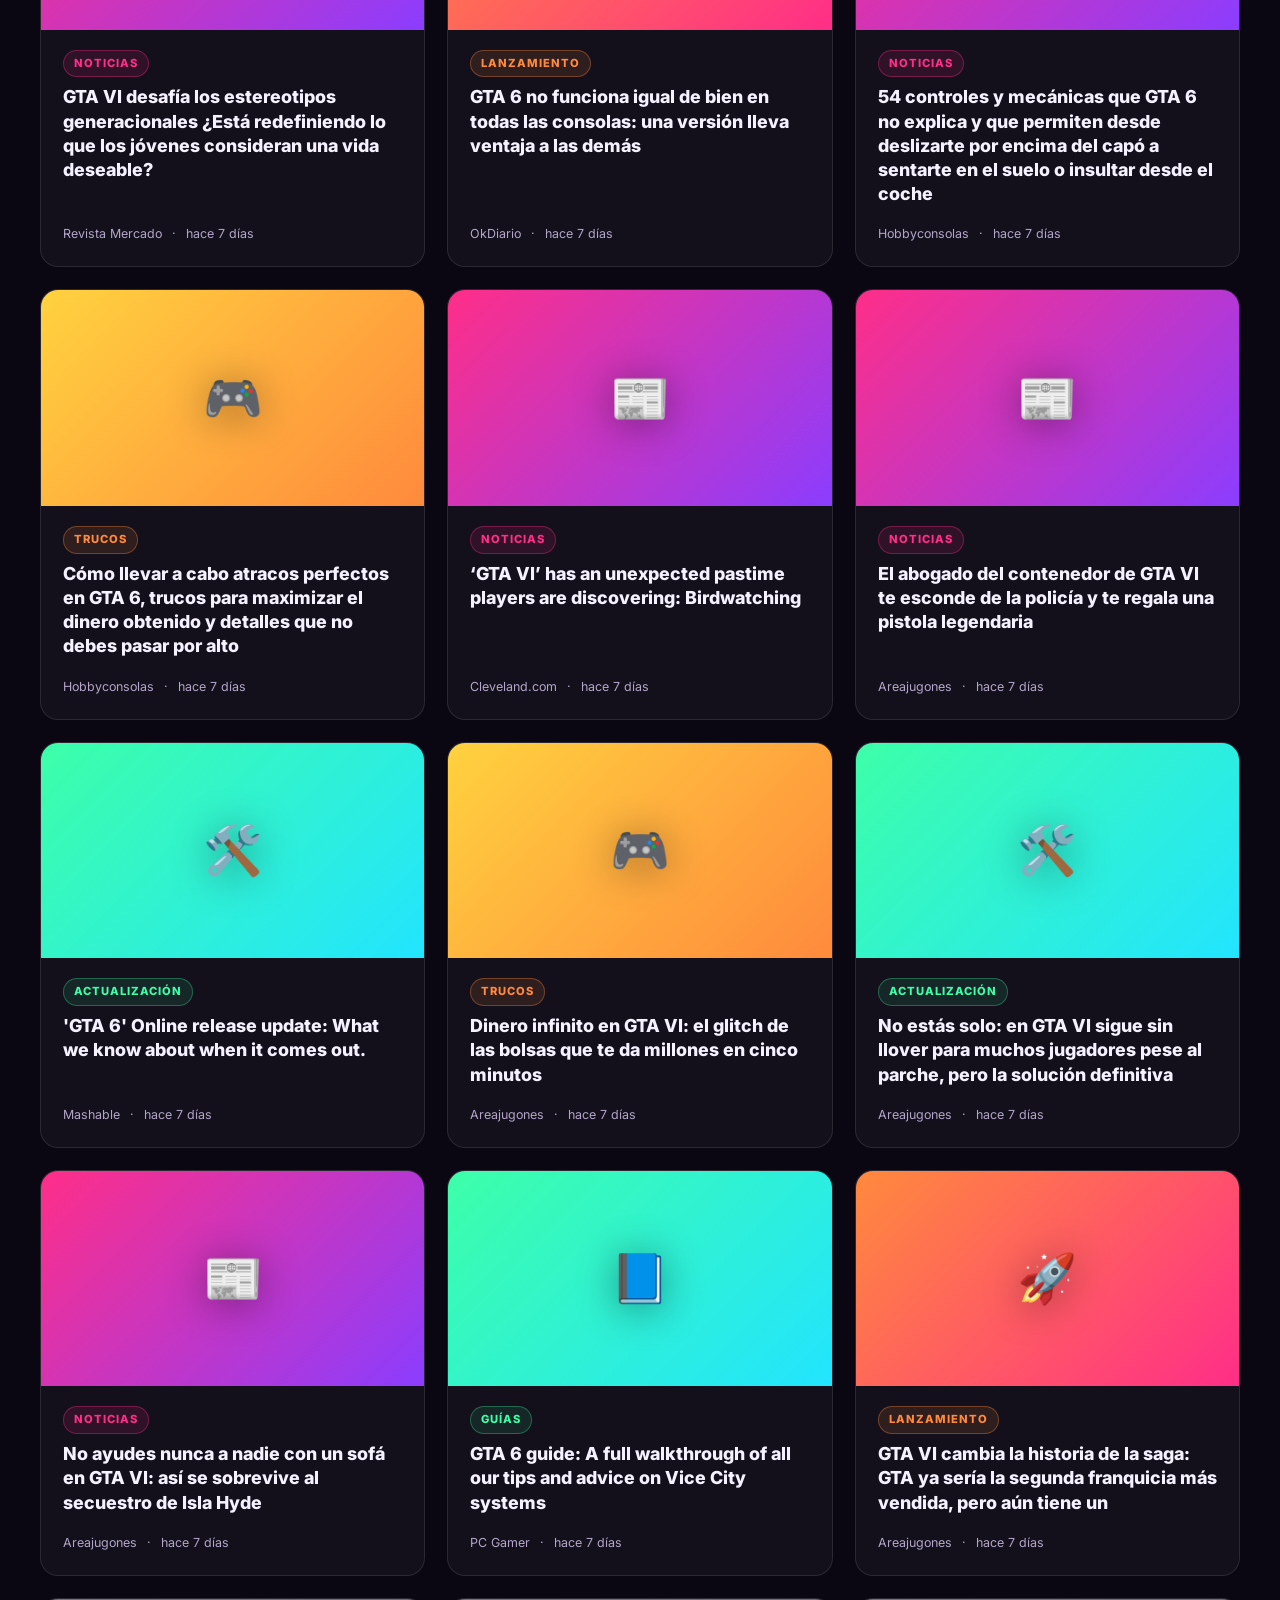
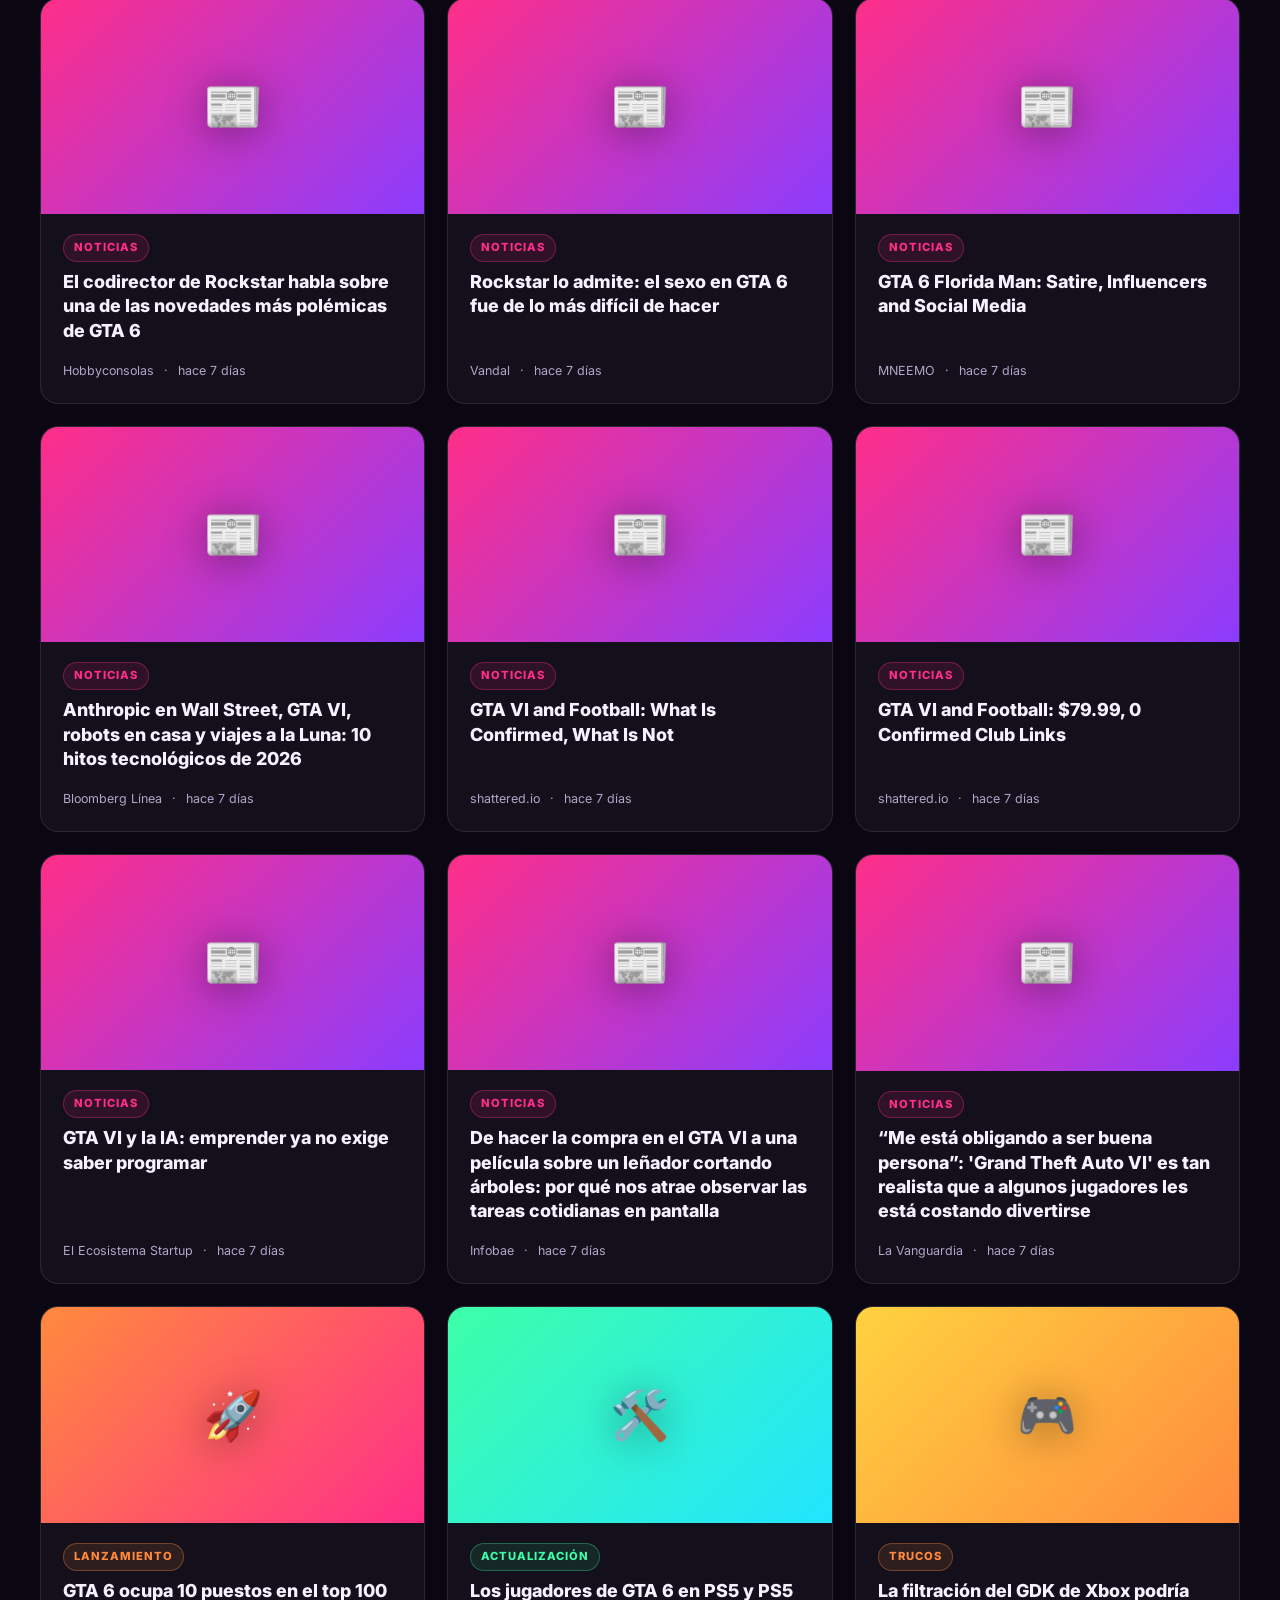
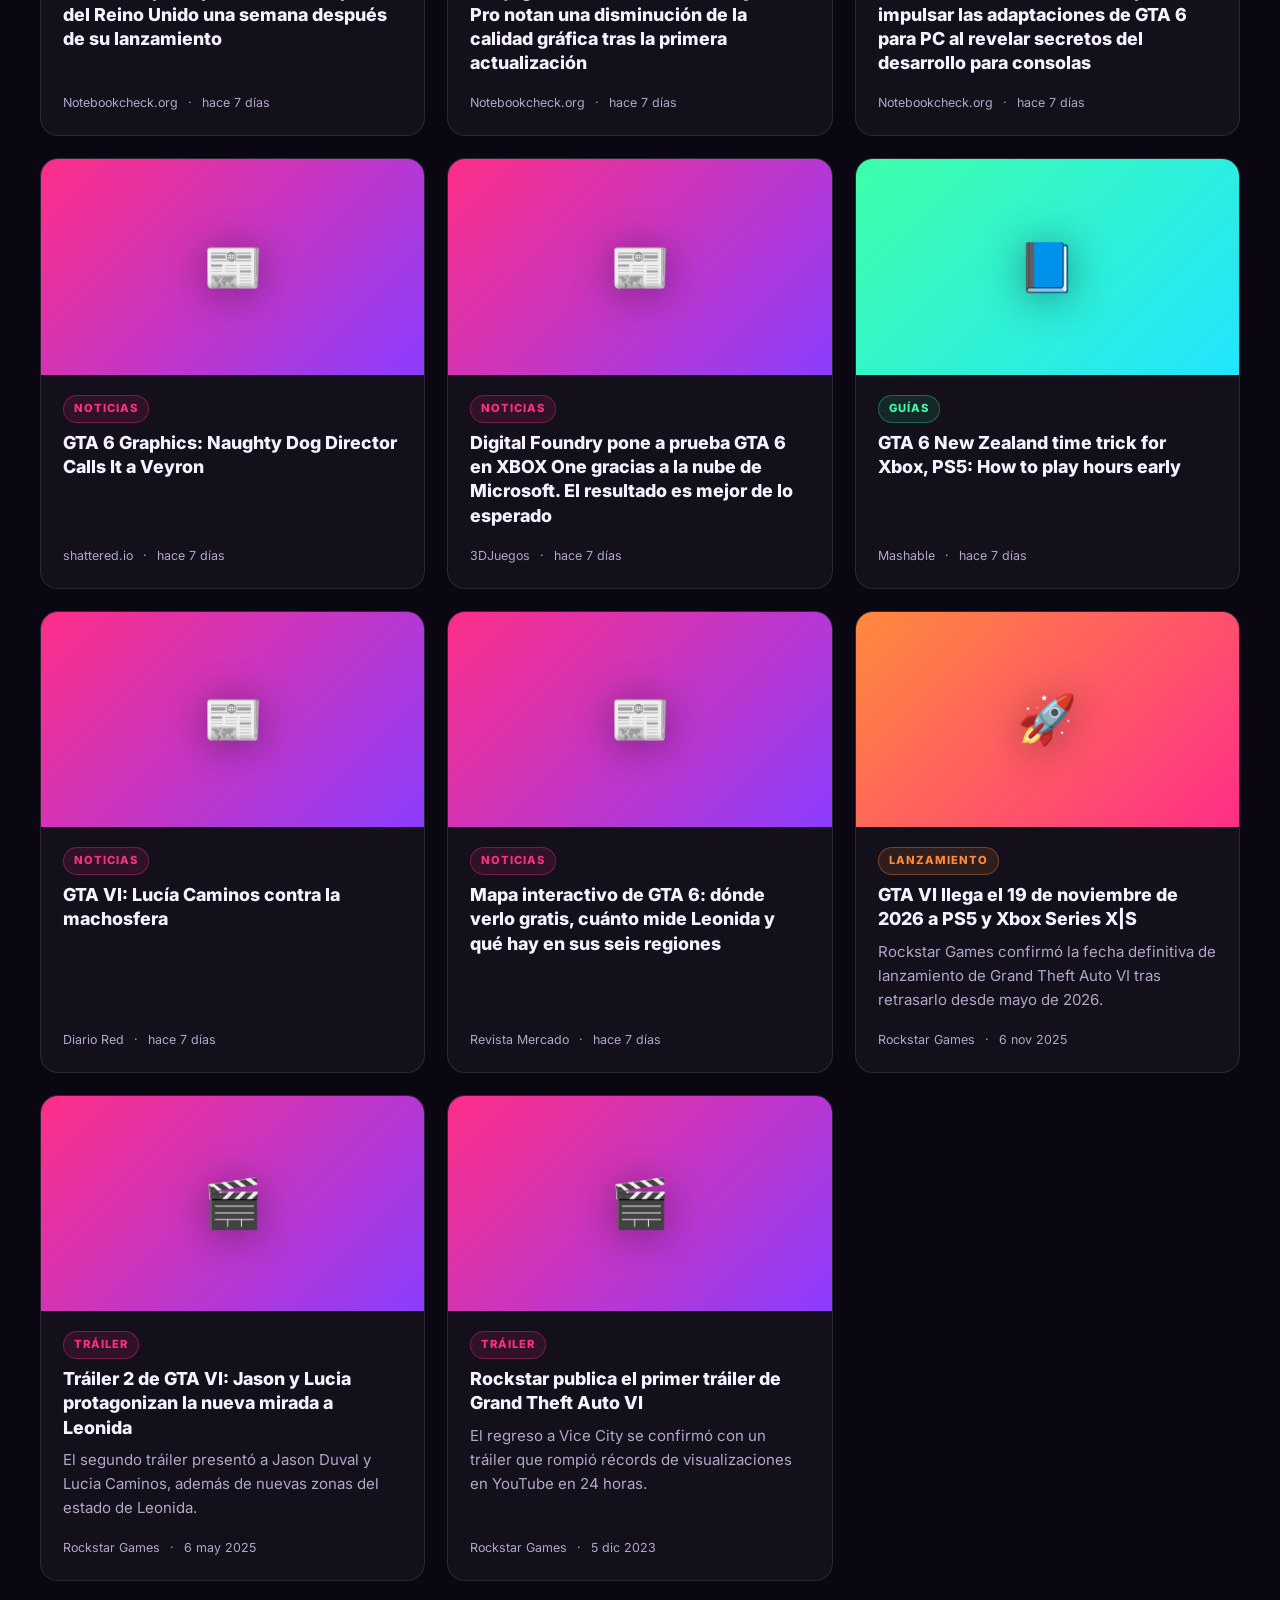
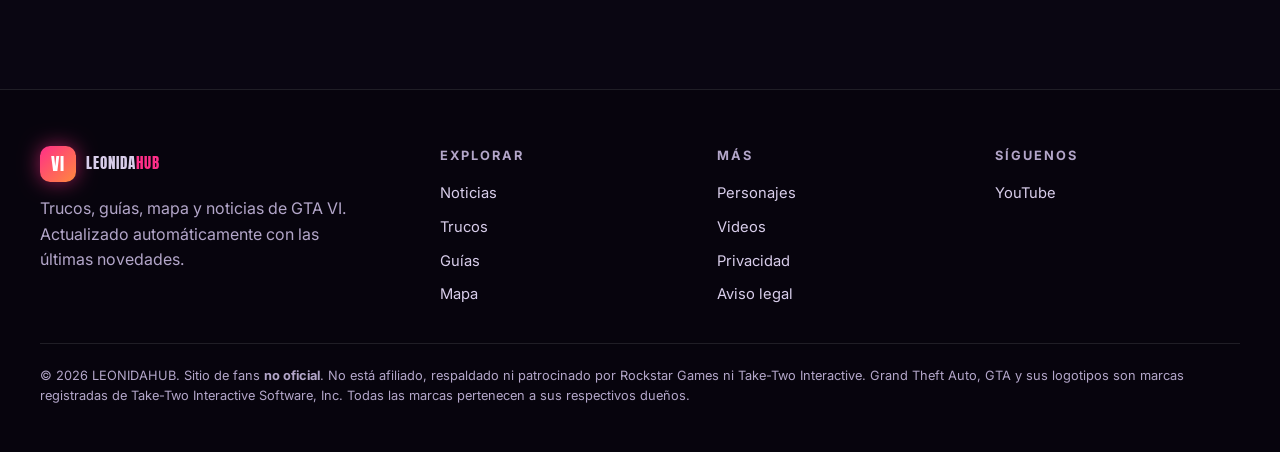
<file: noticias.html>
<!doctype html>
<html lang="es">
<head>
  <meta charset="utf-8">
  <meta name="viewport" content="width=device-width, initial-scale=1">
  <title>Noticias de GTA 6 actualizadas | Leonida Hub</title>
  <meta name="description" content="Últimas noticias de GTA VI recopiladas automáticamente: tráilers, actualizaciones, GTA Online, rumores y anuncios de Rockstar.">
  <meta name="theme-color" content="#0a0612">
  <link rel="icon" href="data:image/svg+xml,%3Csvg xmlns='http://www.w3.org/2000/svg' viewBox='0 0 100 100'%3E%3Crect width='100' height='100' rx='22' fill='%23ff2e88'/%3E%3Ctext x='50' y='68' font-size='52' text-anchor='middle' fill='white' font-family='Impact,sans-serif'%3EVI%3C/text%3E%3C/svg%3E">
  <link rel="preconnect" href="https://fonts.googleapis.com">
  <link rel="preconnect" href="https://fonts.gstatic.com" crossorigin>
  <link href="https://fonts.googleapis.com/css2?family=Anton&family=Inter:wght@400;600;700;800&display=swap" rel="stylesheet">
  <link rel="stylesheet" href="assets/css/styles.css">
  <script src="assets/js/config.js"></script>
  <script src="data/news.js"></script>
  <script src="data/videos.js"></script>
  <script src="data/contenido.js"></script>
  <script src="assets/js/main.js" defer></script>
</head>
<body>
  <header id="site-header"></header>
  <main>
    <section class="page-hero">
      <div class="container">
        <div class="breadcrumbs"><a href="index.html">Inicio</a> / Noticias</div>
        <span class="eyebrow">Se actualiza sola</span>
        <h1>Noticias de <span class="grad-text">GTA VI</span></h1>
        <p class="lead">Recopilamos automáticamente lo último de GTA 6 desde medios y comunidades de todo el mundo.</p>
        <p class="updated-note js-updated"></p>
      </div>
    </section>
    <section class="section-sm" style="padding-top:0">
      <div class="container">
        <input class="search" id="news-search" type="search" placeholder="Buscar noticias…" aria-label="Buscar noticias" style="margin-bottom:18px">
        <div class="filters" id="news-filters"></div>
        <div class="ad-slot" data-ad="horizontal"></div>
        <div class="grid grid-3" id="all-news"></div>
      </div>
    </section>
  </main>
  <footer id="site-footer"></footer>
</body>
</html>
</file>
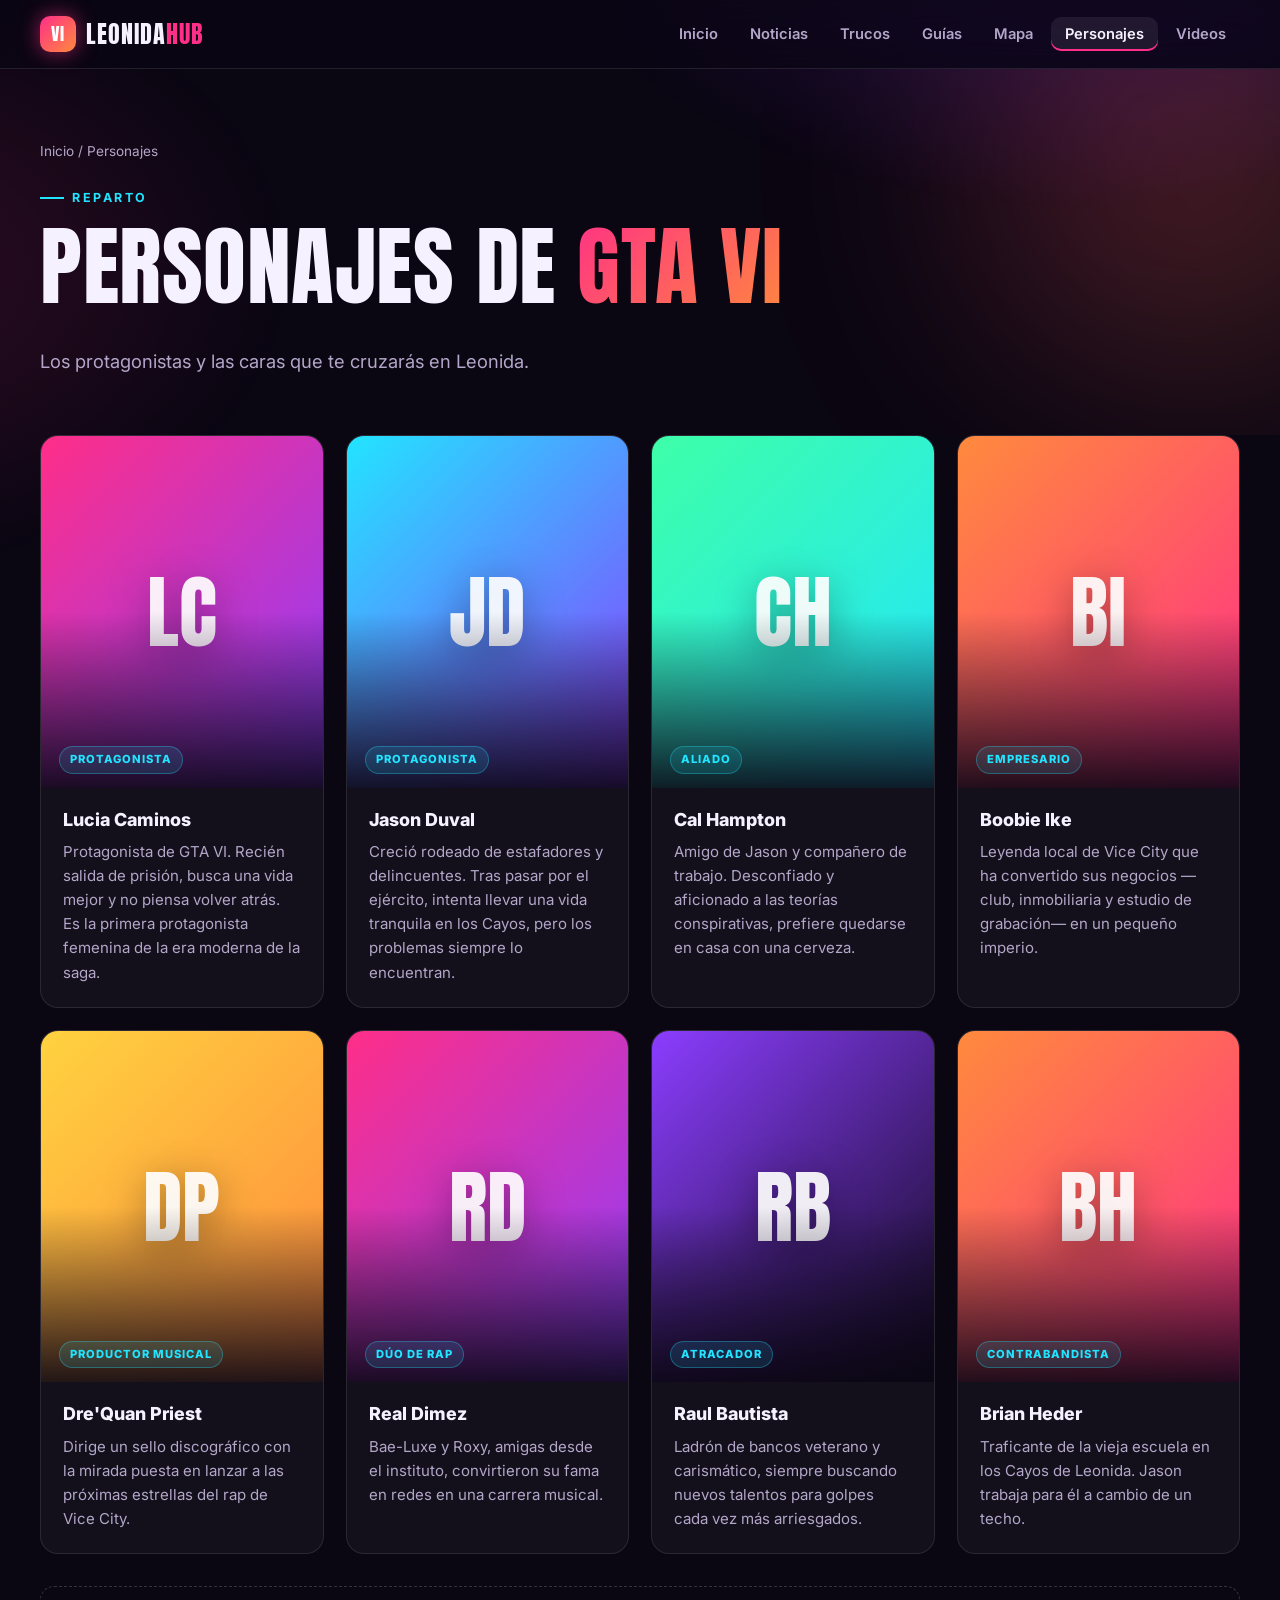
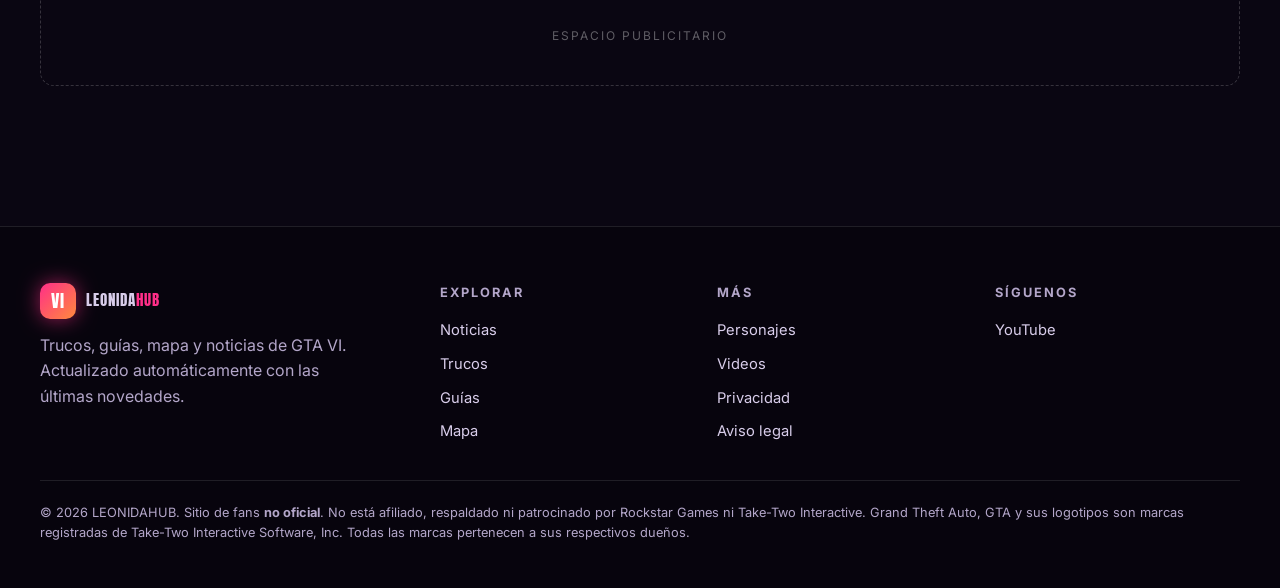
<file: personajes.html>
<!doctype html>
<html lang="es">
<head>
  <meta charset="utf-8">
  <meta name="viewport" content="width=device-width, initial-scale=1">
  <title>Personajes de GTA 6: Lucia, Jason y reparto | Leonida Hub</title>
  <meta name="description" content="Conoce a los personajes de GTA VI: Lucia Caminos, Jason Duval, Cal Hampton, Boobie Ike, Dre'Quan Priest, Real Dimez, Raul Bautista y Brian Heder.">
  <meta name="theme-color" content="#0a0612">
  <link rel="icon" href="data:image/svg+xml,%3Csvg xmlns='http://www.w3.org/2000/svg' viewBox='0 0 100 100'%3E%3Crect width='100' height='100' rx='22' fill='%23ff2e88'/%3E%3Ctext x='50' y='68' font-size='52' text-anchor='middle' fill='white' font-family='Impact,sans-serif'%3EVI%3C/text%3E%3C/svg%3E">
  <link rel="preconnect" href="https://fonts.googleapis.com">
  <link rel="preconnect" href="https://fonts.gstatic.com" crossorigin>
  <link href="https://fonts.googleapis.com/css2?family=Anton&family=Inter:wght@400;600;700;800&display=swap" rel="stylesheet">
  <link rel="stylesheet" href="assets/css/styles.css">
  <script src="assets/js/config.js"></script>
  <script src="data/news.js"></script>
  <script src="data/videos.js"></script>
  <script src="data/contenido.js"></script>
  <script src="assets/js/main.js" defer></script>
</head>
<body>
  <header id="site-header"></header>
  <main>
    <section class="page-hero">
      <div class="container">
        <div class="breadcrumbs"><a href="index.html">Inicio</a> / Personajes</div>
        <span class="eyebrow">Reparto</span>
        <h1>Personajes de <span class="grad-text">GTA VI</span></h1>
        <p class="lead">Los protagonistas y las caras que te cruzarás en Leonida.</p>
      </div>
    </section>
    <section class="section-sm" style="padding-top:0">
      <div class="container">
        <div class="grid grid-4" data-characters></div>
        <div class="ad-slot" data-ad="horizontal"></div>
      </div>
    </section>
  </main>
  <footer id="site-footer"></footer>
</body>
</html>
</file>
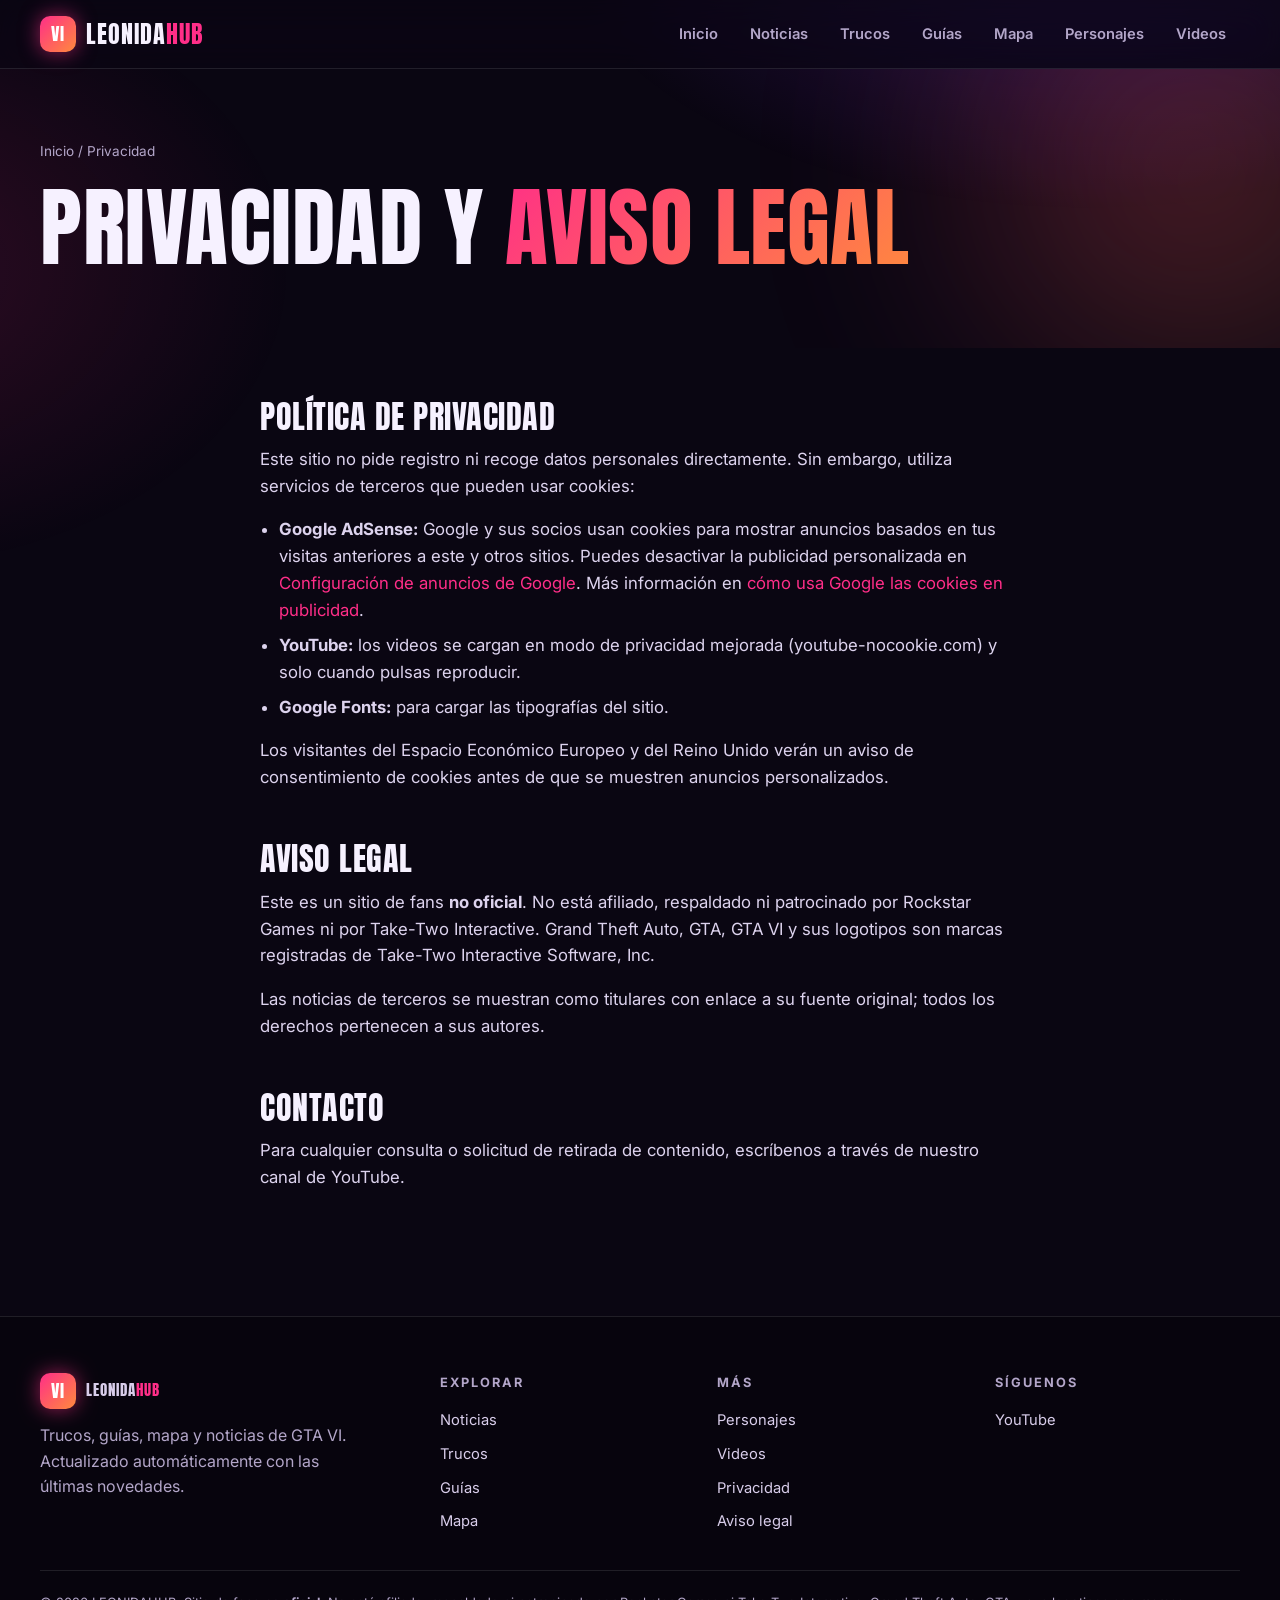
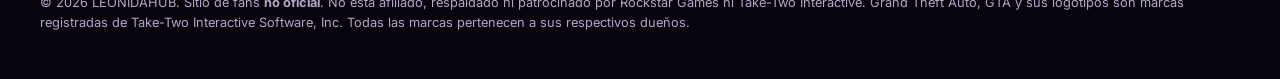
<file: privacidad.html>
<!doctype html>
<html lang="es">
<head>
  <meta charset="utf-8">
  <meta name="viewport" content="width=device-width, initial-scale=1">
  <title>Política de privacidad y aviso legal | Leonida Hub</title>
  <meta name="description" content="Política de privacidad, cookies y aviso legal del sitio de fans Leonida Hub.">
  <meta name="theme-color" content="#0a0612">
  <link rel="preconnect" href="https://fonts.googleapis.com">
  <link rel="preconnect" href="https://fonts.gstatic.com" crossorigin>
  <link href="https://fonts.googleapis.com/css2?family=Anton&family=Inter:wght@400;600;700;800&display=swap" rel="stylesheet">
  <link rel="stylesheet" href="assets/css/styles.css">
  <script src="assets/js/config.js"></script>
  <script src="assets/js/main.js" defer></script>
</head>
<body>
  <header id="site-header"></header>
  <main>
    <section class="page-hero">
      <div class="container">
        <div class="breadcrumbs"><a href="index.html">Inicio</a> / Privacidad</div>
        <h1>Privacidad y <span class="grad-text">aviso legal</span></h1>
      </div>
    </section>
    <section class="section-sm" style="padding-top:0">
      <div class="container article">
        <h2>Política de privacidad</h2>
        <p>Este sitio no pide registro ni recoge datos personales directamente. Sin embargo, utiliza servicios de terceros que pueden usar cookies:</p>
        <ul>
          <li><b>Google AdSense:</b> Google y sus socios usan cookies para mostrar anuncios basados en tus visitas anteriores a este y otros sitios. Puedes desactivar la publicidad personalizada en <a href="https://adssettings.google.com" target="_blank" rel="noopener" style="color:var(--pink)">Configuración de anuncios de Google</a>. Más información en <a href="https://policies.google.com/technologies/ads" target="_blank" rel="noopener" style="color:var(--pink)">cómo usa Google las cookies en publicidad</a>.</li>
          <li><b>YouTube:</b> los videos se cargan en modo de privacidad mejorada (youtube-nocookie.com) y solo cuando pulsas reproducir.</li>
          <li><b>Google Fonts:</b> para cargar las tipografías del sitio.</li>
        </ul>
        <p>Los visitantes del Espacio Económico Europeo y del Reino Unido verán un aviso de consentimiento de cookies antes de que se muestren anuncios personalizados.</p>
        <h2 id="aviso">Aviso legal</h2>
        <p>Este es un sitio de fans <b>no oficial</b>. No está afiliado, respaldado ni patrocinado por Rockstar Games ni por Take-Two Interactive. Grand Theft Auto, GTA, GTA VI y sus logotipos son marcas registradas de Take-Two Interactive Software, Inc.</p>
        <p>Las noticias de terceros se muestran como titulares con enlace a su fuente original; todos los derechos pertenecen a sus autores.</p>
        <h2>Contacto</h2>
        <p>Para cualquier consulta o solicitud de retirada de contenido, escríbenos a través de nuestro canal de YouTube.</p>
      </div>
    </section>
  </main>
  <footer id="site-footer"></footer>
</body>
</html>
</file>
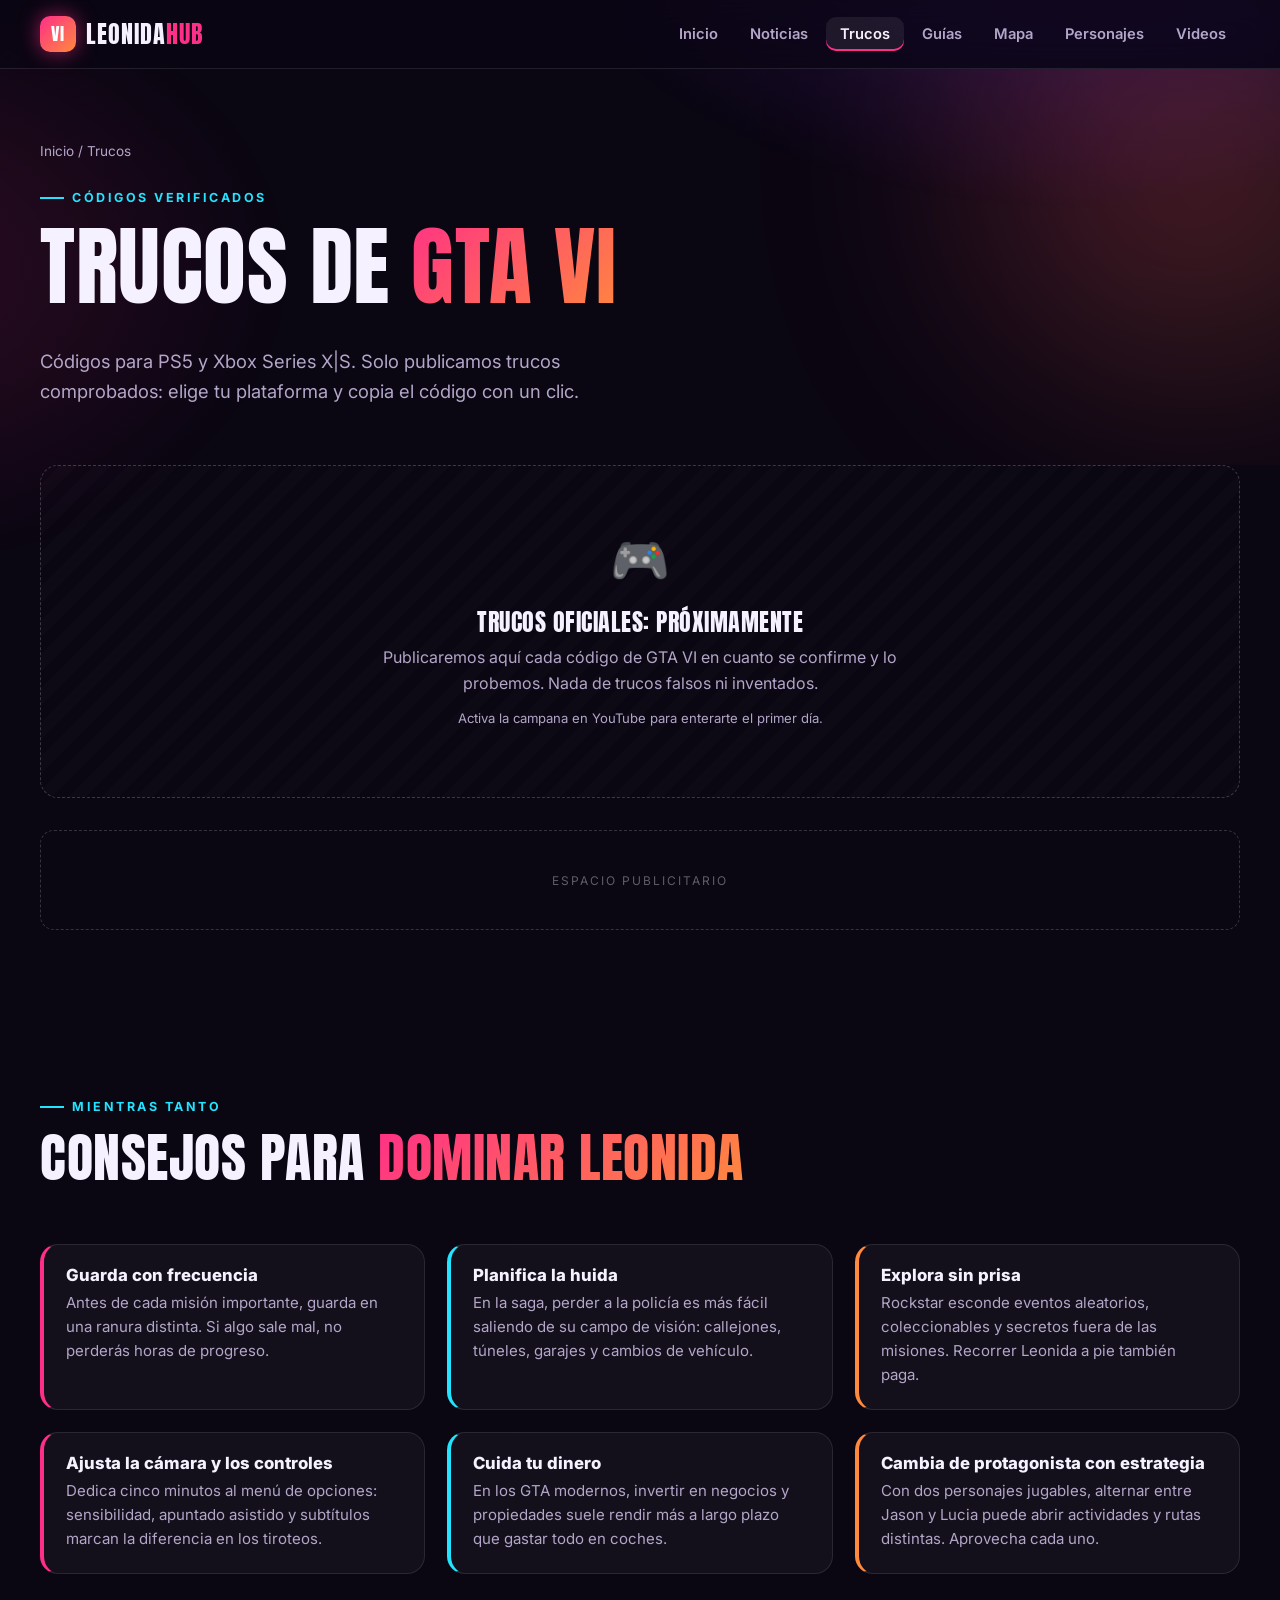
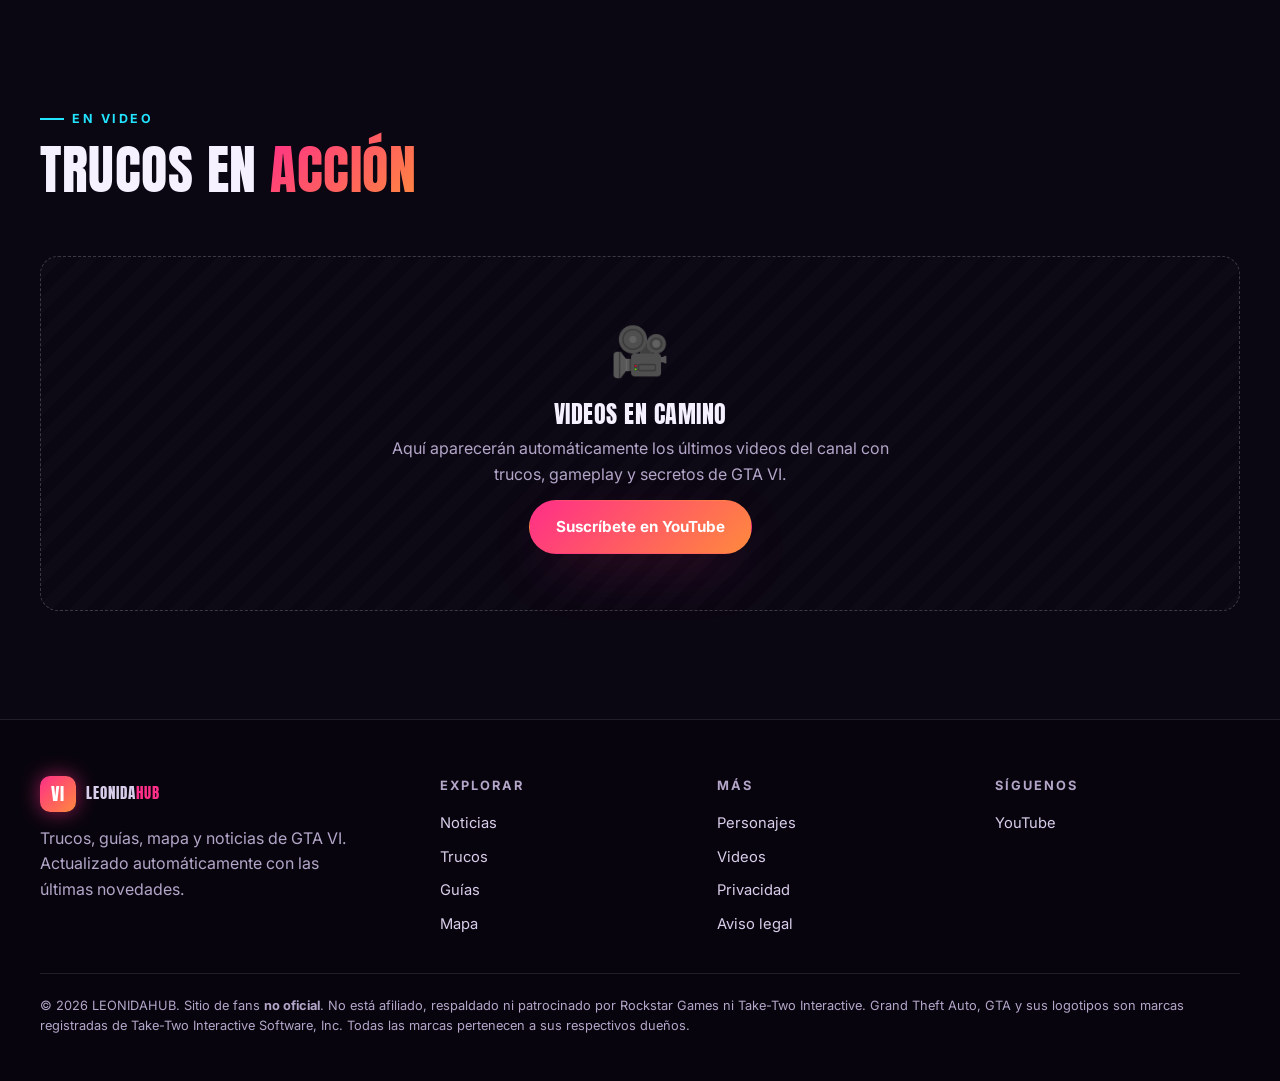
<file: trucos.html>
<!doctype html>
<html lang="es">
<head>
  <meta charset="utf-8">
  <meta name="viewport" content="width=device-width, initial-scale=1">
  <title>Trucos de GTA 6 (PS5 y Xbox) y consejos | Leonida Hub</title>
  <meta name="description" content="Todos los trucos y códigos de GTA VI para PS5 y Xbox Series X|S: armas, vehículos, salud, nivel de búsqueda y más, verificados.">
  <meta name="theme-color" content="#0a0612">
  <link rel="icon" href="data:image/svg+xml,%3Csvg xmlns='http://www.w3.org/2000/svg' viewBox='0 0 100 100'%3E%3Crect width='100' height='100' rx='22' fill='%23ff2e88'/%3E%3Ctext x='50' y='68' font-size='52' text-anchor='middle' fill='white' font-family='Impact,sans-serif'%3EVI%3C/text%3E%3C/svg%3E">
  <link rel="preconnect" href="https://fonts.googleapis.com">
  <link rel="preconnect" href="https://fonts.gstatic.com" crossorigin>
  <link href="https://fonts.googleapis.com/css2?family=Anton&family=Inter:wght@400;600;700;800&display=swap" rel="stylesheet">
  <link rel="stylesheet" href="assets/css/styles.css">
  <script src="assets/js/config.js"></script>
  <script src="data/news.js"></script>
  <script src="data/videos.js"></script>
  <script src="data/contenido.js"></script>
  <script src="assets/js/main.js" defer></script>
</head>
<body>
  <header id="site-header"></header>
  <main>
    <section class="page-hero">
      <div class="container">
        <div class="breadcrumbs"><a href="index.html">Inicio</a> / Trucos</div>
        <span class="eyebrow">Códigos verificados</span>
        <h1>Trucos de <span class="grad-text">GTA VI</span></h1>
        <p class="lead">Códigos para PS5 y Xbox Series X|S. Solo publicamos trucos comprobados: elige tu plataforma y copia el código con un clic.</p>
      </div>
    </section>
    <section class="section-sm" style="padding-top:0">
      <div class="container">
        <div class="filters" id="cheat-filters">
          <button class="chip active" data-plat="playstation">PlayStation 5</button>
          <button class="chip" data-plat="xbox">Xbox Series X|S</button>
          <button class="chip" data-plat="telefono">Teléfono</button>
        </div>
        <div class="grid" id="cheats"></div>
        <div class="ad-slot" data-ad="horizontal"></div>
      </div>
    </section>
    <section class="section">
      <div class="container">
        <div class="section-head reveal"><div><span class="eyebrow">Mientras tanto</span><h2>Consejos para <span class="grad-text">dominar Leonida</span></h2></div></div>
        <div class="grid grid-3" data-tips></div>
      </div>
    </section>
    <section class="section-sm">
      <div class="container">
        <div class="section-head reveal"><div><span class="eyebrow">En video</span><h2>Trucos en <span class="grad-text">acción</span></h2></div></div>
        <div class="grid grid-3" data-videos="3"></div>
      </div>
    </section>
  </main>
  <footer id="site-footer"></footer>
</body>
</html>
</file>
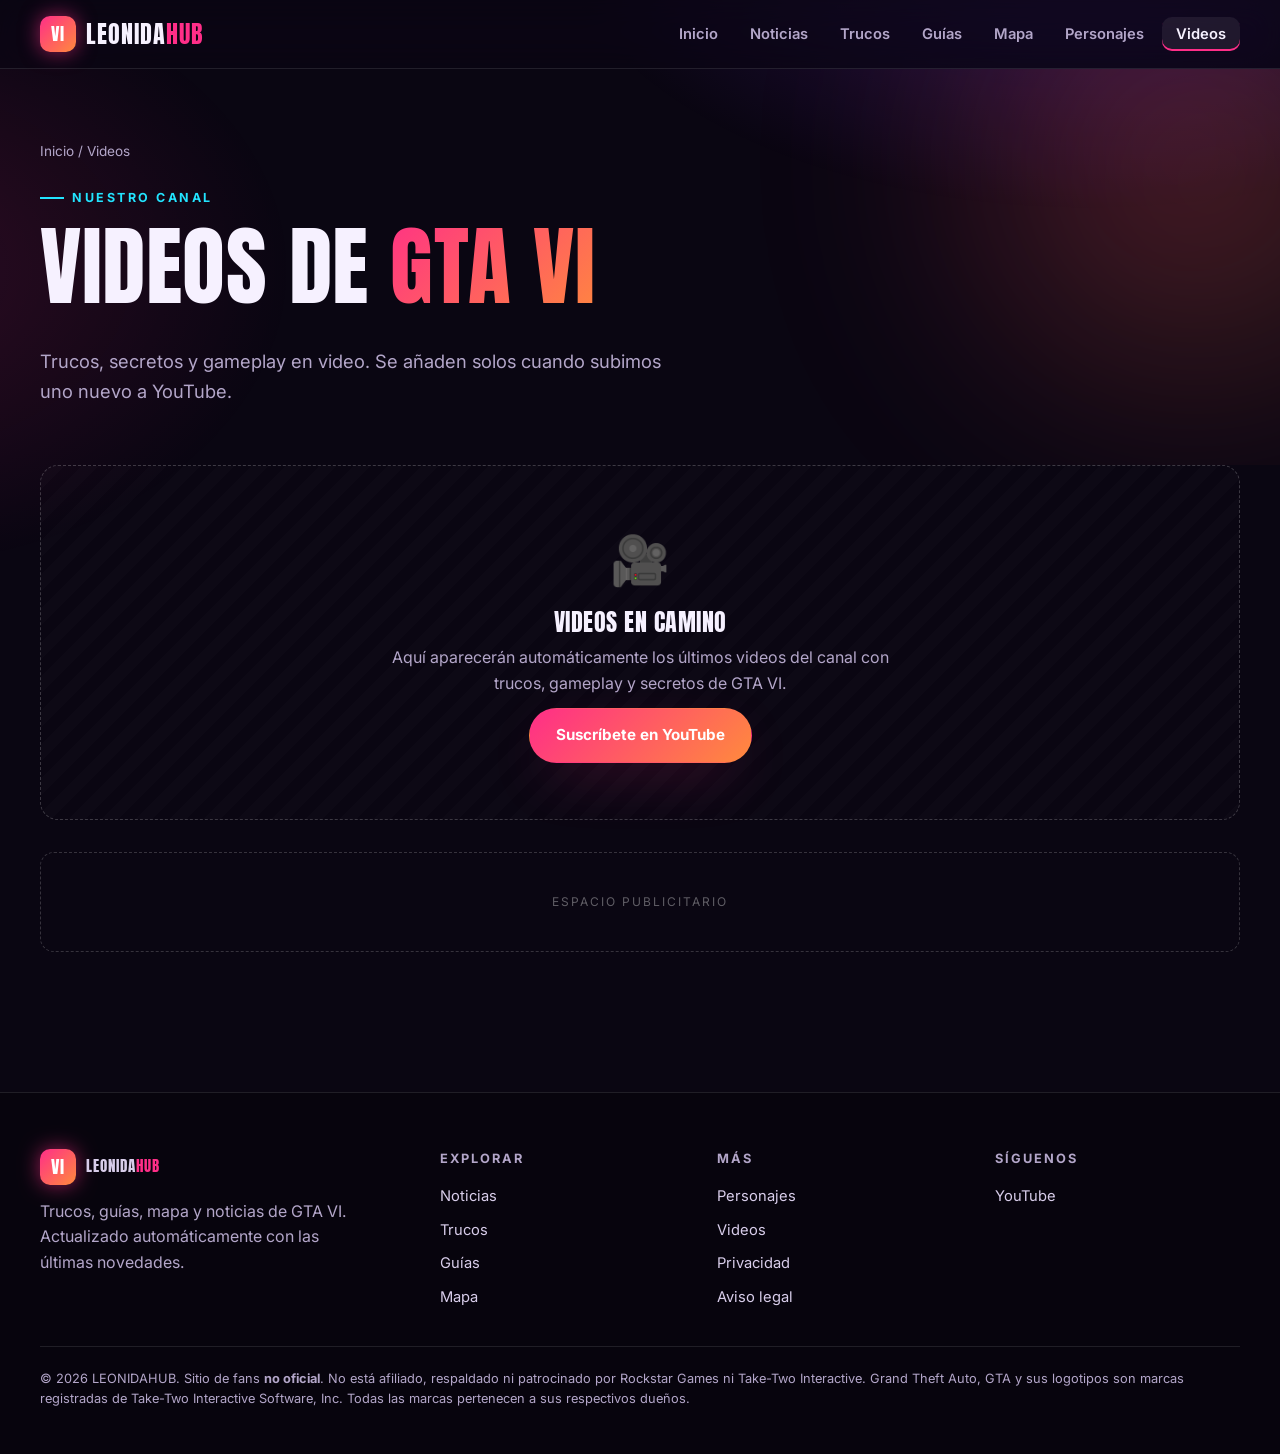
<file: videos.html>
<!doctype html>
<html lang="es">
<head>
  <meta charset="utf-8">
  <meta name="viewport" content="width=device-width, initial-scale=1">
  <title>Videos de GTA 6: trucos y gameplay | Leonida Hub</title>
  <meta name="description" content="Videos de GTA VI: trucos, secretos, gameplay y guías en video de nuestro canal de YouTube.">
  <meta name="theme-color" content="#0a0612">
  <link rel="icon" href="data:image/svg+xml,%3Csvg xmlns='http://www.w3.org/2000/svg' viewBox='0 0 100 100'%3E%3Crect width='100' height='100' rx='22' fill='%23ff2e88'/%3E%3Ctext x='50' y='68' font-size='52' text-anchor='middle' fill='white' font-family='Impact,sans-serif'%3EVI%3C/text%3E%3C/svg%3E">
  <link rel="preconnect" href="https://fonts.googleapis.com">
  <link rel="preconnect" href="https://fonts.gstatic.com" crossorigin>
  <link href="https://fonts.googleapis.com/css2?family=Anton&family=Inter:wght@400;600;700;800&display=swap" rel="stylesheet">
  <link rel="stylesheet" href="assets/css/styles.css">
  <script src="assets/js/config.js"></script>
  <script src="data/news.js"></script>
  <script src="data/videos.js"></script>
  <script src="data/contenido.js"></script>
  <script src="assets/js/main.js" defer></script>
</head>
<body>
  <header id="site-header"></header>
  <main>
    <section class="page-hero">
      <div class="container">
        <div class="breadcrumbs"><a href="index.html">Inicio</a> / Videos</div>
        <span class="eyebrow">Nuestro canal</span>
        <h1>Videos de <span class="grad-text">GTA VI</span></h1>
        <p class="lead">Trucos, secretos y gameplay en video. Se añaden solos cuando subimos uno nuevo a YouTube.</p>
      </div>
    </section>
    <section class="section-sm" style="padding-top:0">
      <div class="container">
        <div class="grid grid-3" data-videos></div>
        <div class="ad-slot" data-ad="horizontal"></div>
      </div>
    </section>
  </main>
  <footer id="site-footer"></footer>
</body>
</html>
</file>
<file: assets/css/styles.css>
/* =========================================================
   LEONIDA HUB — estilos principales
   Paleta neón "atardecer en Vice City"
   ========================================================= */
:root {
  --bg: #0a0612;
  --bg-2: #120a1f;
  --surface: rgba(255, 255, 255, 0.04);
  --surface-2: rgba(255, 255, 255, 0.07);
  --border: rgba(255, 255, 255, 0.10);
  --text: #f6f1ff;
  --muted: #b3a6c9;
  --pink: #ff2e88;
  --orange: #ff8a3d;
  --yellow: #ffd23f;
  --cyan: #22e4ff;
  --purple: #8b3dff;
  --green: #3dffa8;
  --grad: linear-gradient(135deg, var(--pink), var(--orange));
  --grad-cool: linear-gradient(135deg, var(--purple), var(--cyan));
  --radius: 18px;
  --shadow: 0 20px 60px -20px rgba(255, 46, 136, 0.45);
  --font-display: "Anton", "Impact", sans-serif;
  --font-body: "Inter", system-ui, -apple-system, "Segoe UI", sans-serif;
  --max: 1200px;
}

*, *::before, *::after { box-sizing: border-box; }
html { scroll-behavior: smooth; }
body {
  margin: 0;
  font-family: var(--font-body);
  background: var(--bg);
  color: var(--text);
  line-height: 1.6;
  overflow-x: hidden;
  -webkit-font-smoothing: antialiased;
}
body::before { /* ruido de fondo */
  content: "";
  position: fixed; inset: 0;
  background:
    radial-gradient(900px 500px at 85% -10%, rgba(139, 61, 255, 0.25), transparent 60%),
    radial-gradient(700px 500px at -10% 30%, rgba(255, 46, 136, 0.15), transparent 60%);
  pointer-events: none;
  z-index: -1;
}
img { max-width: 100%; display: block; }
a { color: inherit; text-decoration: none; }
::selection { background: var(--pink); color: #fff; }

.container { width: min(var(--max), 100% - 32px); margin-inline: auto; }
.section { padding: 80px 0; }
.section-sm { padding: 48px 0; }

/* ---------- Tipografía ---------- */
h1, h2, h3, .display {
  font-family: var(--font-display);
  font-weight: 400;
  letter-spacing: 0.5px;
  line-height: 1.05;
  margin: 0 0 0.4em;
  text-transform: uppercase;
}
h2 { font-size: clamp(2rem, 5vw, 3.4rem); }
h3 { font-size: 1.5rem; }
p { margin: 0 0 1em; }
.grad-text {
  background: var(--grad);
  -webkit-background-clip: text; background-clip: text;
  color: transparent;
}
.eyebrow {
  display: inline-flex; align-items: center; gap: 8px;
  font-size: 0.78rem; font-weight: 700; letter-spacing: 2.5px;
  text-transform: uppercase; color: var(--cyan);
  margin-bottom: 12px;
}
.eyebrow::before { content: ""; width: 24px; height: 2px; background: var(--cyan); }
.lead { font-size: 1.15rem; color: var(--muted); max-width: 640px; }
.section-head { display: flex; justify-content: space-between; align-items: end; gap: 20px; flex-wrap: wrap; margin-bottom: 36px; }

/* ---------- Header ---------- */
.site-header {
  position: sticky; top: 0; z-index: 50;
  backdrop-filter: blur(16px) saturate(140%);
  -webkit-backdrop-filter: blur(16px) saturate(140%);
  background: rgba(10, 6, 18, 0.72);
  border-bottom: 1px solid var(--border);
}
.nav { display: flex; align-items: center; justify-content: space-between; height: 68px; gap: 16px; }
.logo { display: flex; align-items: center; gap: 10px; font-family: var(--font-display); font-size: 1.5rem; letter-spacing: 1px; }
.logo-mark {
  width: 36px; height: 36px; border-radius: 10px;
  background: var(--grad); display: grid; place-items: center;
  font-size: 1.1rem; color: #fff; box-shadow: 0 0 20px rgba(255, 46, 136, 0.6);
}
.logo span b { color: var(--pink); font-weight: 400; }
.nav-links { display: flex; gap: 4px; list-style: none; margin: 0; padding: 0; }
.nav-links a {
  padding: 8px 14px; border-radius: 10px; font-weight: 600; font-size: 0.92rem; color: var(--muted);
  transition: color .2s, background .2s;
}
.nav-links a:hover, .nav-links a.active { color: var(--text); background: var(--surface-2); }
.nav-links a.active { box-shadow: inset 0 -2px 0 var(--pink); }
.nav-toggle {
  display: none; background: none; border: 1px solid var(--border); color: var(--text);
  width: 42px; height: 42px; border-radius: 10px; font-size: 1.3rem; cursor: pointer;
}
@media (max-width: 920px) {
  .nav-toggle { display: grid; place-items: center; }
  .nav-links {
    position: absolute; top: 68px; left: 0; right: 0; flex-direction: column;
    background: rgba(10, 6, 18, 0.97); padding: 12px 16px 20px; border-bottom: 1px solid var(--border);
    display: none;
  }
  .nav-links.open { display: flex; }
  .nav-links a { display: block; padding: 12px 14px; }
}

/* ---------- Botones ---------- */
.btn {
  display: inline-flex; align-items: center; gap: 10px;
  padding: 14px 26px; border-radius: 999px; font-weight: 700; font-size: 0.95rem;
  border: 1px solid transparent; cursor: pointer; transition: transform .2s, box-shadow .2s, background .2s;
}
.btn-primary { background: var(--grad); color: #fff; box-shadow: var(--shadow); }
.btn-primary:hover { transform: translateY(-2px); box-shadow: 0 25px 70px -15px rgba(255, 46, 136, 0.7); }
.btn-ghost { border-color: var(--border); background: var(--surface); color: var(--text); }
.btn-ghost:hover { background: var(--surface-2); border-color: rgba(255,255,255,.25); }

/* ---------- Hero ---------- */
.hero { position: relative; min-height: calc(100vh - 68px); display: flex; align-items: center; overflow: hidden; isolation: isolate; }
.hero-bg { position: absolute; inset: 0; z-index: -1; }
.sun {
  position: absolute; left: 50%; bottom: 28%; width: min(520px, 80vw); aspect-ratio: 1;
  transform: translateX(-50%);
  border-radius: 50%;
  background: linear-gradient(180deg, var(--yellow) 0%, var(--orange) 40%, var(--pink) 75%, var(--purple) 100%);
  -webkit-mask: repeating-linear-gradient(180deg, #000 0 14px, transparent 14px 20px) bottom / 100% 45% no-repeat,
                linear-gradient(#000, #000) top / 100% 55% no-repeat;
  mask: repeating-linear-gradient(180deg, #000 0 14px, transparent 14px 20px) bottom / 100% 45% no-repeat,
        linear-gradient(#000, #000) top / 100% 55% no-repeat;
  filter: drop-shadow(0 0 80px rgba(255, 46, 136, 0.6));
  animation: sunrise 2.5s cubic-bezier(.2,.8,.2,1) both;
}
@keyframes sunrise { from { transform: translate(-50%, 30%); opacity: 0; } to { transform: translate(-50%, 0); opacity: 1; } }
.grid-floor {
  position: absolute; left: -50%; right: -50%; bottom: 0; height: 30%;
  background:
    linear-gradient(transparent 0 calc(100% - 1px), rgba(255, 46, 136, .55) calc(100% - 1px)) 0 0 / 100% 40px,
    linear-gradient(90deg, transparent 0 calc(100% - 1px), rgba(255, 46, 136, .55) calc(100% - 1px)) 0 0 / 60px 100%;
  transform: perspective(300px) rotateX(60deg);
  transform-origin: top;
  animation: grid-move 1.6s linear infinite;
  -webkit-mask: linear-gradient(transparent, #000 40%);
  mask: linear-gradient(transparent, #000 40%);
}
@keyframes grid-move { to { background-position: 0 40px, 0 0; } }
.palms { position: absolute; bottom: 26%; width: 100%; height: 55%; pointer-events: none; }
.palms svg { position: absolute; bottom: 0; height: 100%; fill: #07030d; }
.palms .p-left { left: -2%; }
.palms .p-right { right: -2%; transform: scaleX(-1); }
@media (max-width: 700px) { .palms svg { height: 60%; opacity: .8; } }
.hero-content { position: relative; text-align: center; padding: 60px 0 140px; }
.hero h1 {
  font-size: clamp(3.4rem, 12vw, 9rem);
  line-height: .9;
  margin-bottom: 18px;
  text-shadow: 0 0 40px rgba(255, 46, 136, 0.35);
}
.hero h1 .outline { -webkit-text-stroke: 2px var(--text); color: transparent; }
.hero h1 .grad-text, .hero h1 .outline { filter: drop-shadow(0 4px 14px rgba(10, 6, 18, .9)); }
.hero .lead { margin: 0 auto 32px; }
.badge-live {
  display: inline-flex; align-items: center; gap: 10px;
  padding: 8px 16px; border-radius: 999px; background: rgba(255, 46, 136, .12);
  border: 1px solid rgba(255, 46, 136, .4); font-weight: 700; font-size: .8rem; letter-spacing: 1.5px;
  text-transform: uppercase; margin-bottom: 22px;
}
.badge-live i { width: 8px; height: 8px; border-radius: 50%; background: var(--pink); box-shadow: 0 0 0 0 var(--pink); animation: ping 1.6s infinite; }
@keyframes ping { 0% { box-shadow: 0 0 0 0 rgba(255,46,136,.7); } 100% { box-shadow: 0 0 0 12px rgba(255,46,136,0); } }
.hero-ctas { display: flex; gap: 14px; justify-content: center; flex-wrap: wrap; }

/* ---------- Countdown ---------- */
.countdown { display: flex; justify-content: center; gap: 14px; margin: 0 auto 36px; flex-wrap: wrap; }
.cd-box {
  min-width: 96px; padding: 16px 12px; border-radius: 16px; background: rgba(10, 6, 18, .6);
  border: 1px solid var(--border); backdrop-filter: blur(10px);
}
.cd-box b { display: block; font-family: var(--font-display); font-size: 2.6rem; line-height: 1; font-weight: 400; }
.cd-box span { font-size: .72rem; text-transform: uppercase; letter-spacing: 2px; color: var(--muted); }
@media (max-width: 520px) {
  .countdown { gap: 8px; }
  .cd-box { min-width: 0; flex: 1; max-width: 82px; padding: 12px 6px; }
  .cd-box b { font-size: 1.9rem; }
  .cd-box span { font-size: .62rem; letter-spacing: 1px; }
}
.hero .lead { color: #efe6ff; text-shadow: 0 2px 12px rgba(10, 6, 18, .9), 0 0 2px rgba(10, 6, 18, .8); }
.cd-released { font-family: var(--font-display); font-size: clamp(1.8rem, 5vw, 3rem); text-transform: uppercase; }

/* ---------- Ticker ---------- */
.ticker { border-block: 1px solid var(--border); background: rgba(255, 46, 136, .06); overflow: hidden; white-space: nowrap; }
.ticker-track { display: inline-flex; gap: 48px; padding: 14px 0; animation: ticker 60s linear infinite; }
.ticker:hover .ticker-track { animation-play-state: paused; }
.ticker-track a { font-weight: 600; font-size: .92rem; color: var(--muted); }
.ticker-track a:hover { color: var(--text); }
.ticker-track a::before { content: "◆"; color: var(--pink); margin-right: 12px; font-size: .7rem; }
@keyframes ticker { to { transform: translateX(-50%); } }

/* ---------- Tarjetas ---------- */
.grid { display: grid; gap: 22px; }
.grid-3 { grid-template-columns: repeat(auto-fill, minmax(300px, 1fr)); }
.grid-4 { grid-template-columns: repeat(auto-fill, minmax(240px, 1fr)); }
.grid-2 { grid-template-columns: repeat(auto-fit, minmax(min(420px, 100%), 1fr)); }
.card {
  position: relative; background: var(--surface); border: 1px solid var(--border); border-radius: var(--radius);
  overflow: hidden; transition: transform .3s, border-color .3s, box-shadow .3s;
  display: flex; flex-direction: column;
}
.card:hover { transform: translateY(-6px); border-color: rgba(255, 46, 136, .5); box-shadow: var(--shadow); }
.card-media { aspect-ratio: 16/9; position: relative; overflow: hidden; display: grid; place-items: center; }
.card-media .glyph { font-size: 3rem; filter: drop-shadow(0 4px 20px rgba(0,0,0,.4)); transition: transform .4s; }
.card:hover .card-media .glyph { transform: scale(1.15) rotate(-6deg); }
.card-body { padding: 20px 22px 22px; display: flex; flex-direction: column; gap: 8px; flex: 1; }
.card-body h3 { font-family: var(--font-body); text-transform: none; font-weight: 800; font-size: 1.12rem; line-height: 1.35; letter-spacing: 0; margin: 0; }
.card-body p { color: var(--muted); font-size: .94rem; margin: 0; }
.card-meta { display: flex; gap: 10px; align-items: center; font-size: .78rem; color: var(--muted); margin-top: auto; padding-top: 10px; }
.tag {
  display: inline-block; padding: 4px 10px; border-radius: 999px; font-size: .7rem; font-weight: 800;
  letter-spacing: 1px; text-transform: uppercase; background: rgba(34, 228, 255, .12); color: var(--cyan);
  border: 1px solid rgba(34, 228, 255, .3); align-self: flex-start;
}
.tag.pink { background: rgba(255,46,136,.12); color: var(--pink); border-color: rgba(255,46,136,.35); }
.tag.orange { background: rgba(255,138,61,.12); color: var(--orange); border-color: rgba(255,138,61,.35); }
.tag.green { background: rgba(61,255,168,.1); color: var(--green); border-color: rgba(61,255,168,.3); }
.tag.purple { background: rgba(139,61,255,.15); color: #b98bff; border-color: rgba(139,61,255,.4); }

/* fondos de categoría */
.bg-a { background: linear-gradient(135deg, #ff2e88, #8b3dff); }
.bg-b { background: linear-gradient(135deg, #ff8a3d, #ff2e88); }
.bg-c { background: linear-gradient(135deg, #22e4ff, #8b3dff); }
.bg-d { background: linear-gradient(135deg, #3dffa8, #22e4ff); }
.bg-e { background: linear-gradient(135deg, #ffd23f, #ff8a3d); }
.bg-f { background: linear-gradient(135deg, #8b3dff, #120a1f); }

/* Destacado grande */
.feature {
  display: grid; grid-template-columns: 1.1fr 1fr; gap: 0; border-radius: 24px; overflow: hidden;
  border: 1px solid var(--border); background: var(--surface);
}
.feature-media { min-height: 340px; position: relative; display: grid; place-items: center; }
.feature-body { padding: 44px; display: flex; flex-direction: column; justify-content: center; gap: 12px; }
@media (max-width: 800px) { .feature { grid-template-columns: 1fr; } .feature-body { padding: 28px; } .feature-media { min-height: 220px; } }

/* ---------- Categorías (chips/filtros) ---------- */
.filters { display: flex; gap: 8px; flex-wrap: wrap; margin-bottom: 28px; }
.chip {
  padding: 9px 16px; border-radius: 999px; border: 1px solid var(--border); background: var(--surface);
  color: var(--muted); font-weight: 700; font-size: .85rem; cursor: pointer; transition: all .2s; font-family: inherit;
}
.chip:hover { color: var(--text); }
.chip.active { background: var(--grad); color: #fff; border-color: transparent; }
.search {
  width: 100%; max-width: 420px; padding: 13px 18px 13px 44px; border-radius: 999px; border: 1px solid var(--border);
  background: var(--surface) url("data:image/svg+xml,%3Csvg xmlns='http://www.w3.org/2000/svg' width='18' height='18' fill='none' stroke='%23b3a6c9' stroke-width='2'%3E%3Ccircle cx='8' cy='8' r='6'/%3E%3Cpath d='m13 13 4 4'/%3E%3C/svg%3E") 16px center no-repeat;
  color: var(--text); font: inherit; outline: none; transition: border-color .2s;
}
.search:focus { border-color: var(--pink); }

/* ---------- Stats ---------- */
.stats { display: grid; grid-template-columns: repeat(auto-fit, minmax(180px, 1fr)); gap: 18px; }
.stat { padding: 26px; border-radius: var(--radius); background: var(--surface); border: 1px solid var(--border); }
.stat b { display: block; font-family: var(--font-display); font-size: 2.6rem; font-weight: 400; line-height: 1; margin-bottom: 6px; }
.stat span { color: var(--muted); font-size: .9rem; }

/* ---------- Página interior ---------- */
.page-hero { padding: 72px 0 40px; position: relative; overflow: hidden; }
.page-hero h1 { font-size: clamp(2.8rem, 8vw, 5.5rem); }
.page-hero::after {
  content: ""; position: absolute; right: -120px; top: -120px; width: 420px; height: 420px; border-radius: 50%;
  background: var(--grad); filter: blur(120px); opacity: .25; z-index: -1;
}
.breadcrumbs { font-size: .85rem; color: var(--muted); margin-bottom: 18px; }
.breadcrumbs a:hover { color: var(--pink); }

/* ---------- Trucos ---------- */
.cheat {
  display: grid; grid-template-columns: 52px 1fr auto; gap: 16px; align-items: center;
  padding: 18px 20px; border-radius: 14px; background: var(--surface); border: 1px solid var(--border);
}
.cheat-icon { width: 52px; height: 52px; border-radius: 12px; display: grid; place-items: center; font-size: 1.5rem; }
.cheat h3 { font-family: var(--font-body); text-transform: none; font-size: 1rem; font-weight: 800; letter-spacing: 0; margin: 0 0 4px; }
.cheat code { font-family: ui-monospace, Consolas, monospace; font-size: .85rem; color: var(--yellow); }
.copy-btn { background: var(--surface-2); border: 1px solid var(--border); color: var(--text); padding: 8px 14px; border-radius: 10px; cursor: pointer; font-weight: 700; font-family: inherit; }
.copy-btn:hover { border-color: var(--pink); }
@media (max-width: 600px) { .cheat { grid-template-columns: 44px 1fr; } .cheat .copy-btn { grid-column: 1 / -1; } }
.empty-state {
  text-align: center; padding: 56px 24px; border: 1px dashed rgba(255,255,255,.2); border-radius: var(--radius);
  background: repeating-linear-gradient(-45deg, rgba(255,255,255,.015) 0 12px, transparent 12px 24px);
}
.empty-state .big { font-size: 3rem; margin-bottom: 12px; }
.empty-state p { color: var(--muted); max-width: 520px; margin: 0 auto 12px; }

/* ---------- Tips ---------- */
.tip { padding: 22px; border-radius: var(--radius); background: var(--surface); border: 1px solid var(--border); border-left: 4px solid var(--pink); }
.tip h3 { font-family: var(--font-body); text-transform: none; font-size: 1.05rem; font-weight: 800; letter-spacing: 0; margin-bottom: 6px; }
.tip p { color: var(--muted); margin: 0; font-size: .94rem; }
.tip:nth-child(3n+2) { border-left-color: var(--cyan); }
.tip:nth-child(3n+3) { border-left-color: var(--orange); }

/* ---------- Personajes ---------- */
.char-card .card-media { aspect-ratio: 4/5; }
.char-card .initials { font-family: var(--font-display); font-size: 5rem; color: rgba(255,255,255,.92); text-shadow: 0 8px 40px rgba(0,0,0,.35); }
.char-card .card-media::after { content: ""; position: absolute; inset: 0; background: linear-gradient(transparent 50%, rgba(10,6,18,.9)); }
.char-card .role { position: absolute; bottom: 14px; left: 18px; z-index: 1; }

/* ---------- Mapa ---------- */
.map-wrap { display: grid; grid-template-columns: 1.3fr 1fr; gap: 28px; align-items: start; }
@media (max-width: 900px) { .map-wrap { grid-template-columns: 1fr; } }
.map-box { border-radius: 24px; border: 1px solid var(--border); background: radial-gradient(circle at 30% 30%, #0f2a44, #07121f 70%); padding: 12px; position: relative; overflow: hidden; }
.map-box svg { width: 100%; height: auto; display: block; }
.map-region { cursor: pointer; transition: fill .25s, filter .25s; }
.map-region:hover, .map-region.active { filter: brightness(1.35) drop-shadow(0 0 12px rgba(255,46,136,.8)); }
.map-pin { cursor: pointer; }
.map-pin circle.pulse { animation: pin-pulse 2s infinite; transform-origin: center; transform-box: fill-box; }
@keyframes pin-pulse { 0% { transform: scale(1); opacity: .8; } 100% { transform: scale(3); opacity: 0; } }
.map-label { font-family: var(--font-display); font-size: 15px; fill: #fff; pointer-events: none; letter-spacing: 1px; paint-order: stroke; stroke: rgba(0,0,0,.6); stroke-width: 3px; }
.region-info { position: sticky; top: 90px; }
.region-list { display: flex; flex-direction: column; gap: 10px; margin-top: 18px; }
.region-btn { text-align: left; padding: 14px 16px; border-radius: 12px; border: 1px solid var(--border); background: var(--surface); color: var(--text); cursor: pointer; font: inherit; font-weight: 700; display: flex; justify-content: space-between; }
.region-btn.active, .region-btn:hover { border-color: var(--pink); background: rgba(255,46,136,.08); }

/* ---------- Videos ---------- */
.yt { position: relative; aspect-ratio: 16/9; background: #000 center/cover no-repeat; cursor: pointer; }
.yt::after { content: ""; position: absolute; inset: 0; background: linear-gradient(transparent 50%, rgba(0,0,0,.6)); transition: opacity .3s; }
.yt:hover::after { opacity: .4; }
.yt .play {
  position: absolute; left: 50%; top: 50%; transform: translate(-50%, -50%); z-index: 1;
  width: 72px; height: 72px; border-radius: 50%; background: var(--grad); display: grid; place-items: center;
  box-shadow: 0 0 40px rgba(255,46,136,.7); transition: transform .25s;
}
.yt:hover .play { transform: translate(-50%, -50%) scale(1.1); }
.yt .play::before { content: ""; border-left: 22px solid #fff; border-block: 13px solid transparent; margin-left: 6px; }
.yt iframe { position: absolute; inset: 0; width: 100%; height: 100%; border: 0; }

/* ---------- Artículo (guías) ---------- */
.article { max-width: 760px; }
.article h2 { font-size: 2rem; margin-top: 1.6em; }
.article p, .article li { color: #ddd3ee; font-size: 1.05rem; }
.article ul { padding-left: 1.2em; }
.article li { margin-bottom: .5em; }
.callout { padding: 18px 22px; border-radius: 14px; background: rgba(34,228,255,.07); border: 1px solid rgba(34,228,255,.25); margin: 1.5em 0; }
.modal { position: fixed; inset: 0; z-index: 100; background: rgba(5,2,10,.85); backdrop-filter: blur(8px); display: none; overflow-y: auto; padding: 40px 16px; }
.modal.open { display: block; }
.modal-inner { max-width: 820px; margin: 0 auto; background: var(--bg-2); border: 1px solid var(--border); border-radius: 24px; padding: clamp(24px, 5vw, 48px); position: relative; }
.modal-close { position: absolute; top: 16px; right: 16px; width: 40px; height: 40px; border-radius: 50%; border: 1px solid var(--border); background: var(--surface); color: var(--text); font-size: 1.2rem; cursor: pointer; }

/* ---------- Publicidad ---------- */
.ad-slot { margin: 32px auto; text-align: center; min-height: 100px; }
.ad-placeholder {
  display: grid; place-items: center; min-height: 100px; border-radius: 14px;
  border: 1px dashed rgba(255,255,255,.18); color: rgba(255,255,255,.35); font-size: .75rem; letter-spacing: 2px; text-transform: uppercase;
}
.ad-label { display: block; font-size: .65rem; letter-spacing: 2px; color: rgba(255,255,255,.3); text-transform: uppercase; margin-bottom: 6px; }

/* ---------- Newsletter / CTA ---------- */
.cta-band {
  border-radius: 28px; padding: clamp(32px, 6vw, 64px); text-align: center; position: relative; overflow: hidden;
  background: linear-gradient(135deg, rgba(255,46,136,.25), rgba(139,61,255,.25)); border: 1px solid rgba(255,46,136,.35);
}
.cta-band h2 { margin-bottom: 12px; }
.cta-band p { color: #e4d9f5; max-width: 560px; margin: 0 auto 26px; }

/* ---------- Footer ---------- */
.site-footer { border-top: 1px solid var(--border); padding: 56px 0 32px; margin-top: 60px; background: rgba(0,0,0,.25); }
.footer-grid { display: grid; grid-template-columns: 1.5fr repeat(3, 1fr); gap: 32px; }
@media (max-width: 800px) { .footer-grid { grid-template-columns: 1fr 1fr; } }
.footer-grid h4 { font-size: .8rem; letter-spacing: 2px; text-transform: uppercase; color: var(--muted); margin: 0 0 14px; }
.footer-grid ul { list-style: none; padding: 0; margin: 0; display: grid; gap: 8px; }
.footer-grid a { color: #d8cdea; font-size: .92rem; }
.footer-grid a:hover { color: var(--pink); }
.disclaimer { margin-top: 36px; padding-top: 22px; border-top: 1px solid var(--border); font-size: .8rem; color: var(--muted); }

/* ---------- Animaciones de entrada ---------- */
.reveal { opacity: 0; transform: translateY(30px); transition: opacity .7s ease, transform .7s ease; }
.reveal.visible { opacity: 1; transform: none; }
@media (prefers-reduced-motion: reduce) {
  *, *::before, *::after { animation: none !important; transition: none !important; }
  .reveal { opacity: 1; transform: none; }
}
.updated-note { font-size: .82rem; color: var(--muted); }
.updated-note b { color: var(--green); }
.toast { position: fixed; bottom: 24px; left: 50%; transform: translateX(-50%) translateY(100px); background: var(--grad); color: #fff; padding: 12px 22px; border-radius: 999px; font-weight: 700; transition: transform .3s; z-index: 200; }
.toast.show { transform: translateX(-50%) translateY(0); }
</file>
